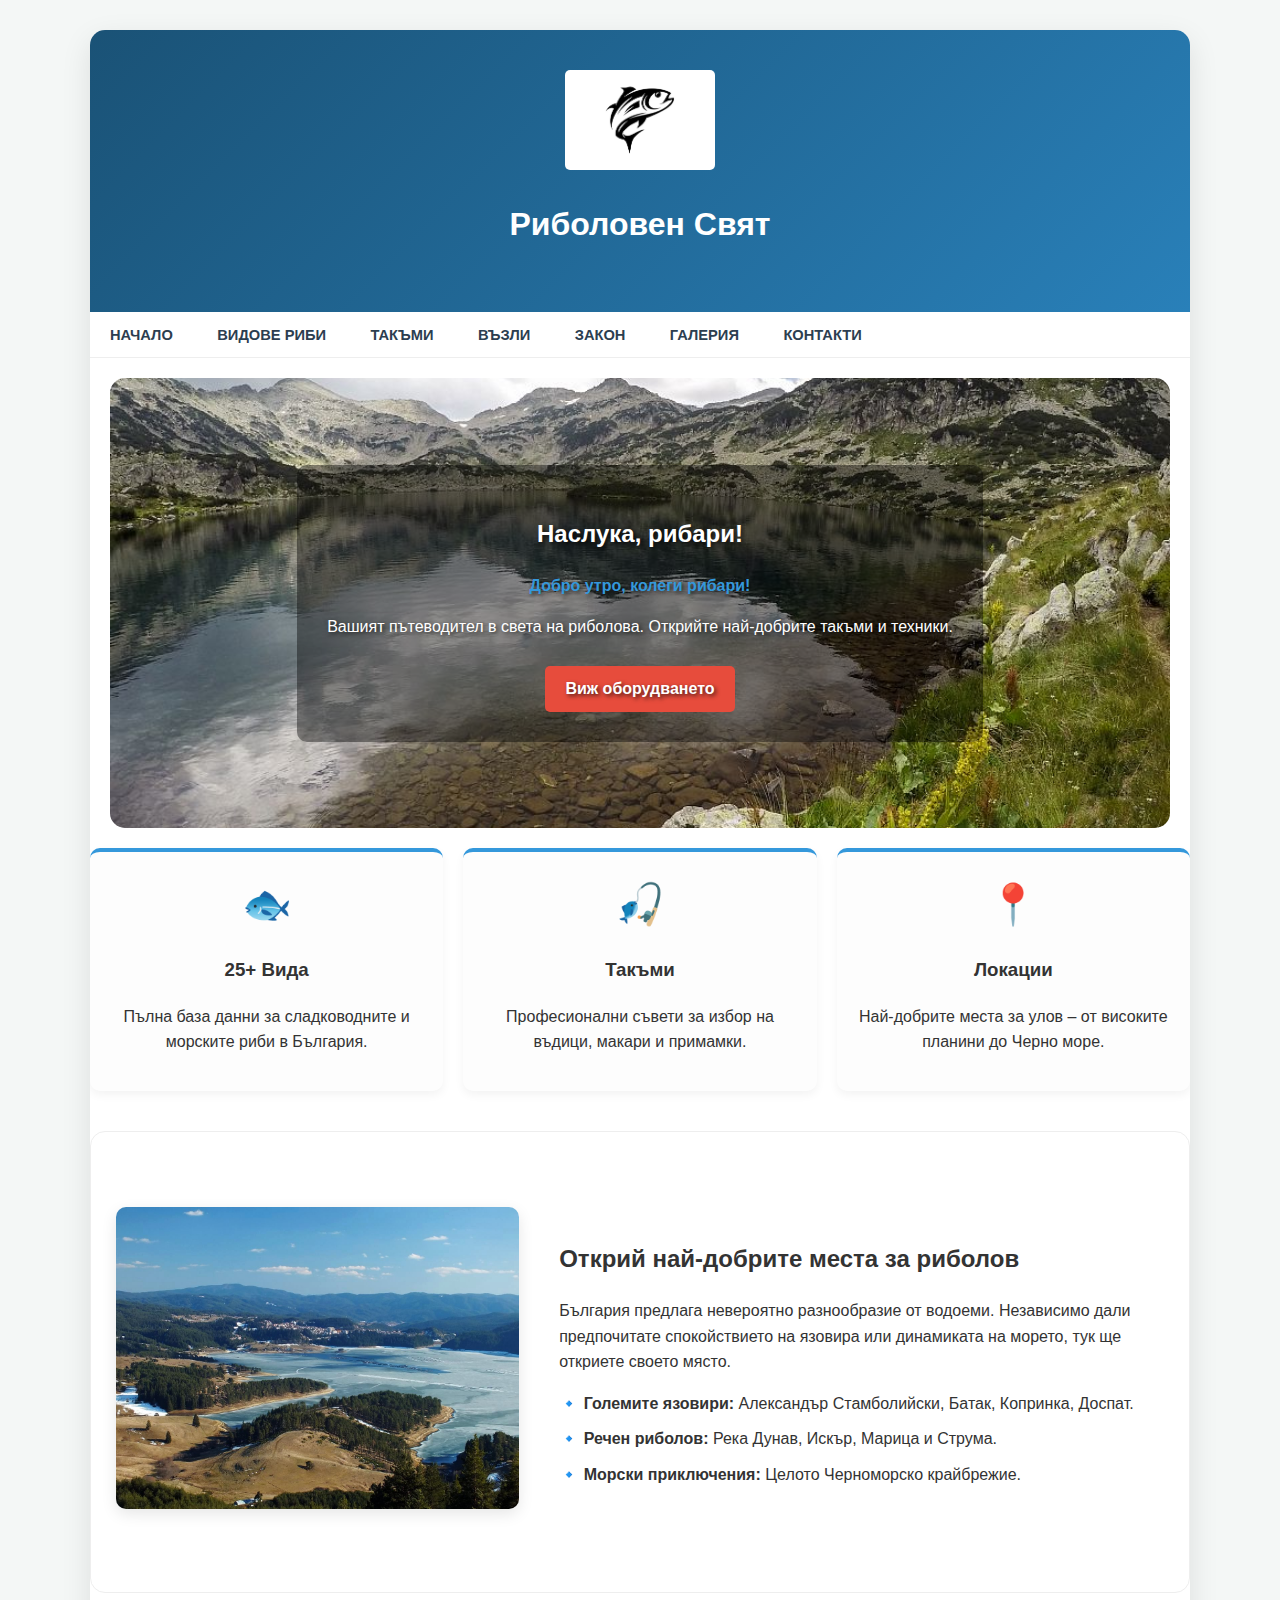
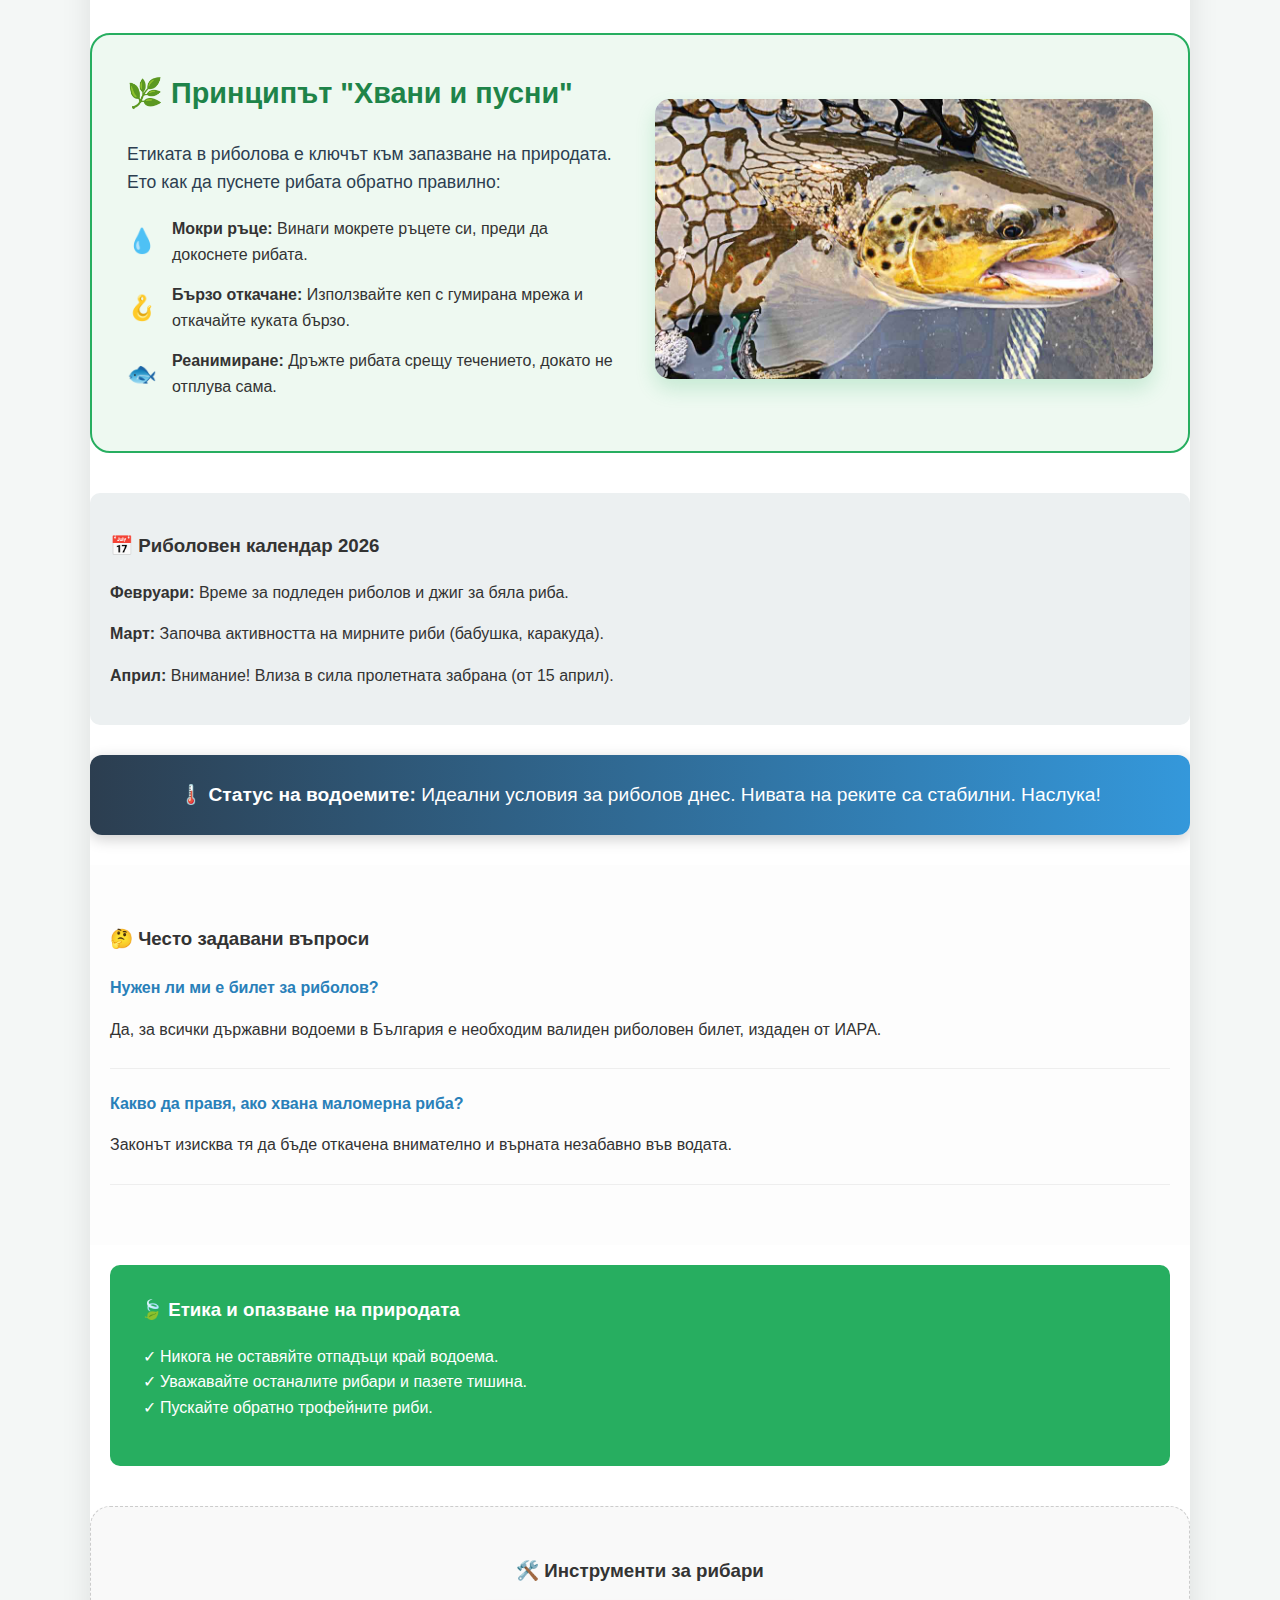
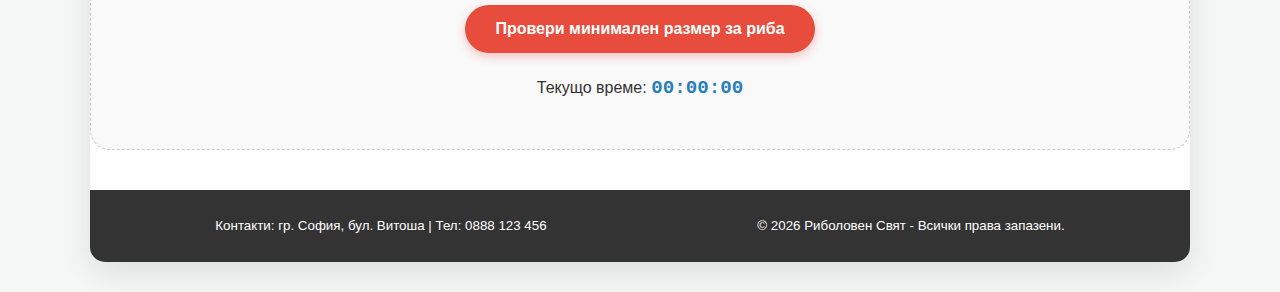
<file: index.html>
<!DOCTYPE html>
<html lang="bg">
<head>
    <meta charset="UTF-8">
    <meta name="viewport" content="width=device-width, initial-scale=1.0">
    <meta name="keywords" content="риболов, въдици, такъми, риби, България, хвани и пусни">
    <meta name="description" content="Информационен портал за любители рибари">
    <title>Риболовен Свят - Начало</title>
    <link rel="stylesheet" href="style.css">
</head>
<body>

<div id="container">
    <header>
        <a href="index.html" class="logo">
            <img src="photos/logo.png" alt="Logo" width="150"> 
        </a>
        <h1>Риболовен Свят</h1>
    </header>

    <nav>
        <a href="index.html">Начало</a>
        <a href="fish.html">Видове риби</a>
        <a href="gear.html">Такъми</a>
        <a href="knots.html">Възли</a>
        <a href="law.html">Закон</a> 
        <a href="gallery.html">Галерия</a>
        <a href="contact.html">Контакти</a>
    </nav>

    <div class="main-content">
        <section class="hero-section">
            <div class="hero-overlay">
                <h2>Наслука, рибари!</h2>
                <p>Вашият пътеводител в света на риболова. Открийте най-добрите такъми и техники.</p>
                <a href="gear.html" class="cta-button">Виж оборудването</a>
            </div>
        </section>

        <div class="info-grid">
            <div class="info-card">
                <div class="icon">🐟</div>
                <h3>25+ Вида</h3>
                <p>Пълна база данни за сладководните и морските риби в България.</p>
            </div>
            <div class="info-card">
                <div class="icon">🎣</div>
                <h3>Такъми</h3>
                <p>Професионални съвети за избор на въдици, макари и примамки.</p>
            </div>
            <div class="info-card">
                <div class="icon">📍</div>
                <h3>Локации</h3>
                <p>Най-добрите места за улов – от високите планини до Черно море.</p>
            </div>
        </div>

        <section class="featured-destination" style="background: #fff; padding: 25px; border-radius: 15px; margin: 30px 0; border: 1px solid #eee;">
            <div class="gear-section"> 
                <div class="gear-image">
                    <img src="photos/map-bulgaria.jpg" alt="Риболовни дестинации в България" style="width:100%; border-radius:10px; box-shadow: 0 5px 15px rgba(0,0,0,0.1);">
                </div>
                <div class="gear-text">
                    <h2>Открий най-добрите места за риболов</h2>
                    <p>България предлага невероятно разнообразие от водоеми. Независимо дали предпочитате спокойствието на язовира или динамиката на морето, тук ще откриете своето място.</p>
                    <ul style="list-style: none; padding: 0;">
                        <li style="margin-bottom: 10px;">🔹 <strong>Големите язовири:</strong> Александър Стамболийски, Батак, Копринка, Доспат.</li>
                        <li style="margin-bottom: 10px;">🔹 <strong>Речен риболов:</strong> Река Дунав, Искър, Марица и Струма.</li>
                        <li style="margin-bottom: 10px;">🔹 <strong>Морски приключения:</strong> Целото Черноморско крайбрежие.</li>
                    </ul>
                </div>
            </div>
        </section>

        <section class="catch-and-release" style="background: #eef9f1; padding: 35px; border-radius: 20px; margin: 40px 0; border: 2px solid #27ae60;">
            <div style="display: flex; flex-wrap: wrap; align-items: center; gap: 30px;">
                <div style="flex: 1; min-width: 300px;">
                    <h2 style="color: #1e8449; margin-top: 0; font-size: 1.8rem;">🌿 Принципът "Хвани и пусни"</h2>
                    <p style="font-size: 1.1rem; color: #2c3e50;">Етиката в риболова е ключът към запазване на природата. Ето как да пуснете рибата обратно правилно:</p>
                    <ul style="list-style: none; padding: 0; margin-top: 20px;">
                        <li style="margin-bottom: 15px; display: flex; align-items: center;">
                            <span style="color: #27ae60; font-size: 1.5rem; margin-right: 15px;">💧</span>
                            <span><strong>Мокри ръце:</strong> Винаги мокрете ръцете си, преди да докоснете рибата.</span>
                        </li>
                        <li style="margin-bottom: 15px; display: flex; align-items: center;">
                            <span style="color: #27ae60; font-size: 1.5rem; margin-right: 15px;">🪝</span>
                            <span><strong>Бързо откачане:</strong> Използвайте кеп с гумирана мрежа и откачайте куката бързо.</span>
                        </li>
                        <li style="margin-bottom: 15px; display: flex; align-items: center;">
                            <span style="color: #27ae60; font-size: 1.5rem; margin-right: 15px;">🐟</span>
                            <span><strong>Реанимиране:</strong> Дръжте рибата срещу течението, докато не отплува сама.</span>
                        </li>
                    </ul>
                </div>
                <div style="flex: 1; min-width: 280px; text-align: center;">
                    <img src="photos/release-fish.jpg" alt="Хвани и пусни риба" style="max-width: 100%; border-radius: 15px; box-shadow: 0 10px 20px rgba(39, 174, 96, 0.2);">
                </div>
            </div>
        </section>

        <section class="calendar-section">
            <h3>📅 Риболовен календар 2026</h3>
            <div class="calendar-box">
                <p><strong>Февруари:</strong> Време за подледен риболов и джиг за бяла риба.</p>
                <p><strong>Март:</strong> Започва активността на мирните риби (бабушка, каракуда).</p>
                <p><strong>Април:</strong> Внимание! Влиза в сила пролетната забрана (от 15 април).</p>
            </div>
        </section>

        <div id="greeting-box" style="background: linear-gradient(90deg, #2c3e50, #3498db); color: white; margin: 30px 0; padding: 25px; border-radius: 12px; text-align: center; box-shadow: 0 4px 15px rgba(0,0,0,0.2);">
            <p style="margin:0; font-size: 1.2rem; font-weight: 500;">🌡️ <strong>Статус на водоемите:</strong> Идеални условия за риболов днес. Нивата на реките са стабилни. Наслука!</p>
        </div>

        <section class="faq-section">
            <h3>🤔 Често задавани въпроси</h3>
            <div class="faq-item">
                <h4>Нужен ли ми е билет за риболов?</h4>
                <p>Да, за всички държавни водоеми в България е необходим валиден риболовен билет, издаден от ИАРА.</p>
            </div>
            <div class="faq-item">
                <h4>Какво да правя, ако хвана маломерна риба?</h4>
                <p>Законът изисква тя да бъде откачена внимателно и върната незабавно във водата.</p>
            </div>
        </section>

        <section class="safety-tips">
            <div class="safety-content">
                <h3>🍃 Етика и опазване на природата</h3>
                <ul>
                    <li>Никога не оставяйте отпадъци край водоема.</li>
                    <li>Уважавайте останалите рибари и пазете тишина.</li>
                    <li>Пускайте обратно трофейните риби.</li>
                </ul>
            </div>
        </section>

        <div style="text-align: center; margin: 40px 0; background: #f9f9f9; padding: 30px; border-radius: 20px; border: 1px dashed #ccc;">
            <h3>🛠️ Инструменти за рибари</h3>
            <button onclick="checkFishSize()" style="padding: 15px 30px; cursor: pointer; background: #e74c3c; color: white; border: none; border-radius: 30px; font-weight: bold; font-size: 1rem; transition: 0.3s; box-shadow: 0 4px 10px rgba(231, 76, 60, 0.3);">
                Провери минимален размер за риба
            </button>
            <p style="margin-top: 20px;">Текущо време: <span id="clock" style="font-weight: bold; color: #2980b9; font-family: monospace; font-size: 1.2rem;">00:00:00</span></p>
        </div>

    </div> 

    <footer>
        <p>Контакти: гр. София, бул. Витоша | Тел: 0888 123 456</p>
        <p>&copy; 2026 Риболовен Свят - Всички права запазени.</p>
    </footer>
</div>

<script src="script.js"></script>
</body>
</html>
</file>
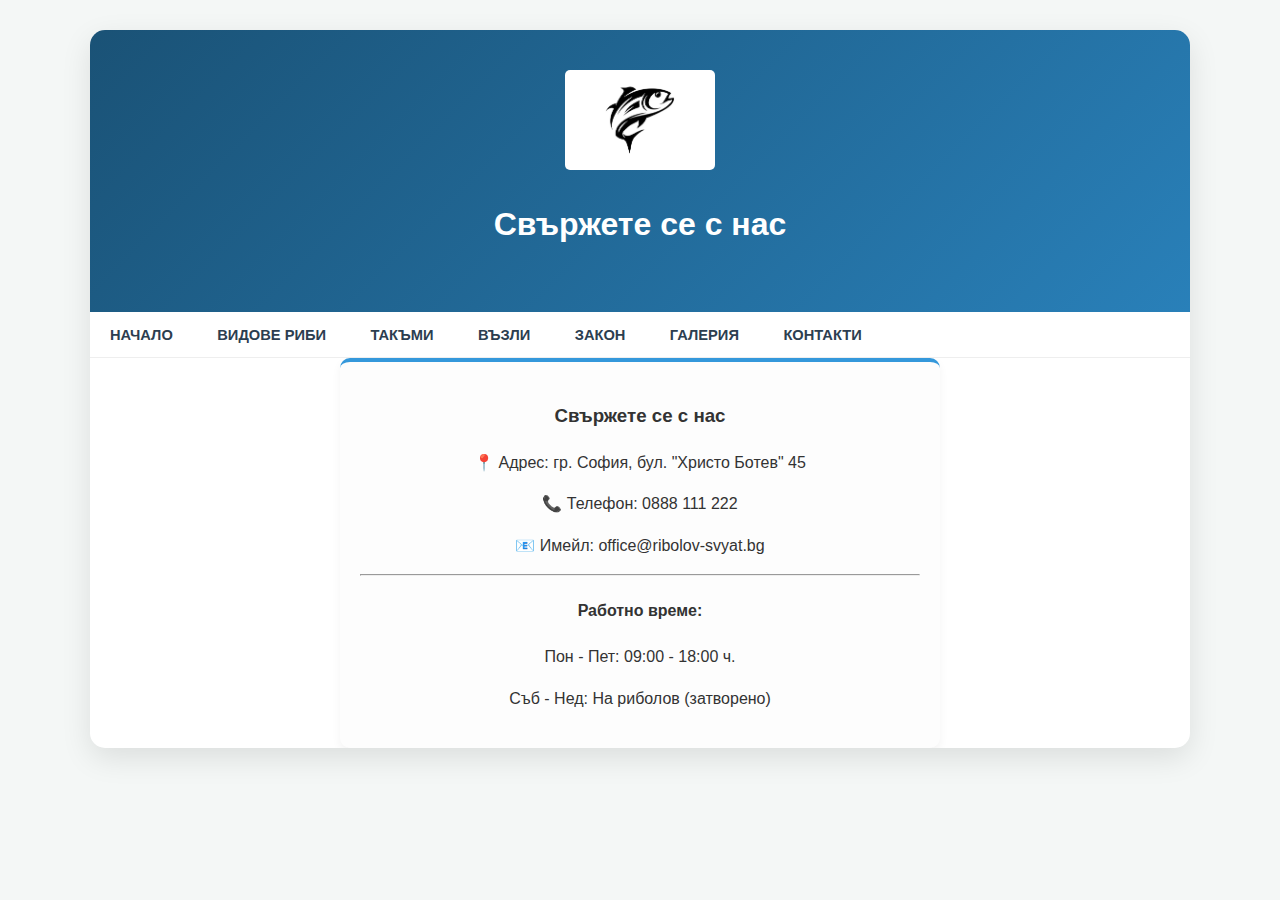
<file: contact.html>
<!DOCTYPE html>
<html lang="bg">
<head>
    <meta charset="UTF-8">
    <title>Риболовен Свят - Контакти</title>
    <link rel="stylesheet" href="style.css">
</head>
<body>
    <div id="container">
        <header>
            <a href="index.html"><img src="photos/logo.png" alt="Лого" width="150"></a>
            <h1>Свържете се с нас</h1>
        </header>
        <nav>
        <a href="index.html">Начало</a>
        <a href="fish.html">Видове риби</a>
        <a href="gear.html">Такъми</a>
        <a href="knots.html">Възли</a>
        <a href="law.html">Закон</a> 
        <a href="gallery.html">Галерия</a>
        <a href="contact.html">Контакти</a>
    </nav>

       <div class="main-content" style="max-width: 600px; margin: auto;">
    <section class="info-card">
        <h3>Свържете се с нас</h3>
        <p>📍 Адрес: гр. София, бул. "Христо Ботев" 45</p>
        <p>📞 Телефон: 0888 111 222</p>
        <p>📧 Имейл: office@ribolov-svyat.bg</p>
        <hr>
        <h4>Работно време:</h4>
        <p>Пон - Пет: 09:00 - 18:00 ч.</p>
        <p>Съб - Нед: На риболов (затворено)</p>
    </section>
    
    </div>
</file>
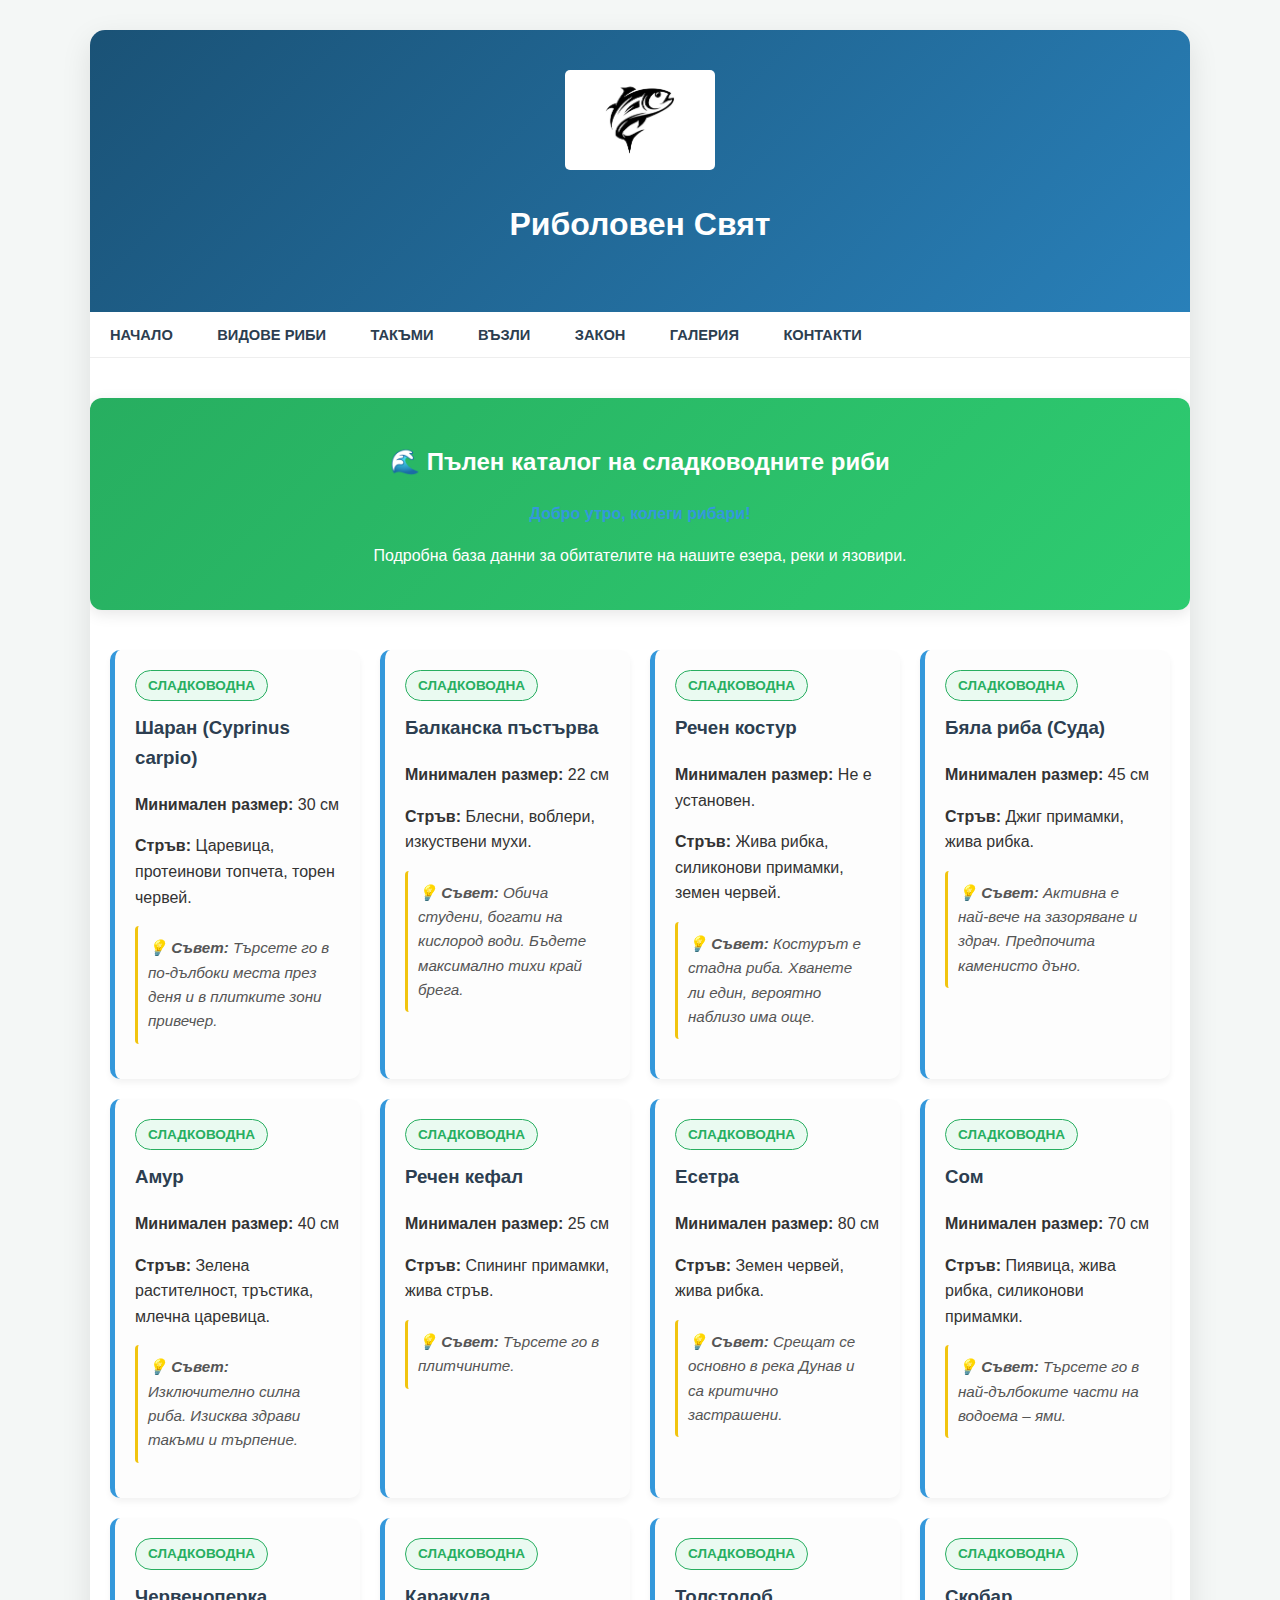
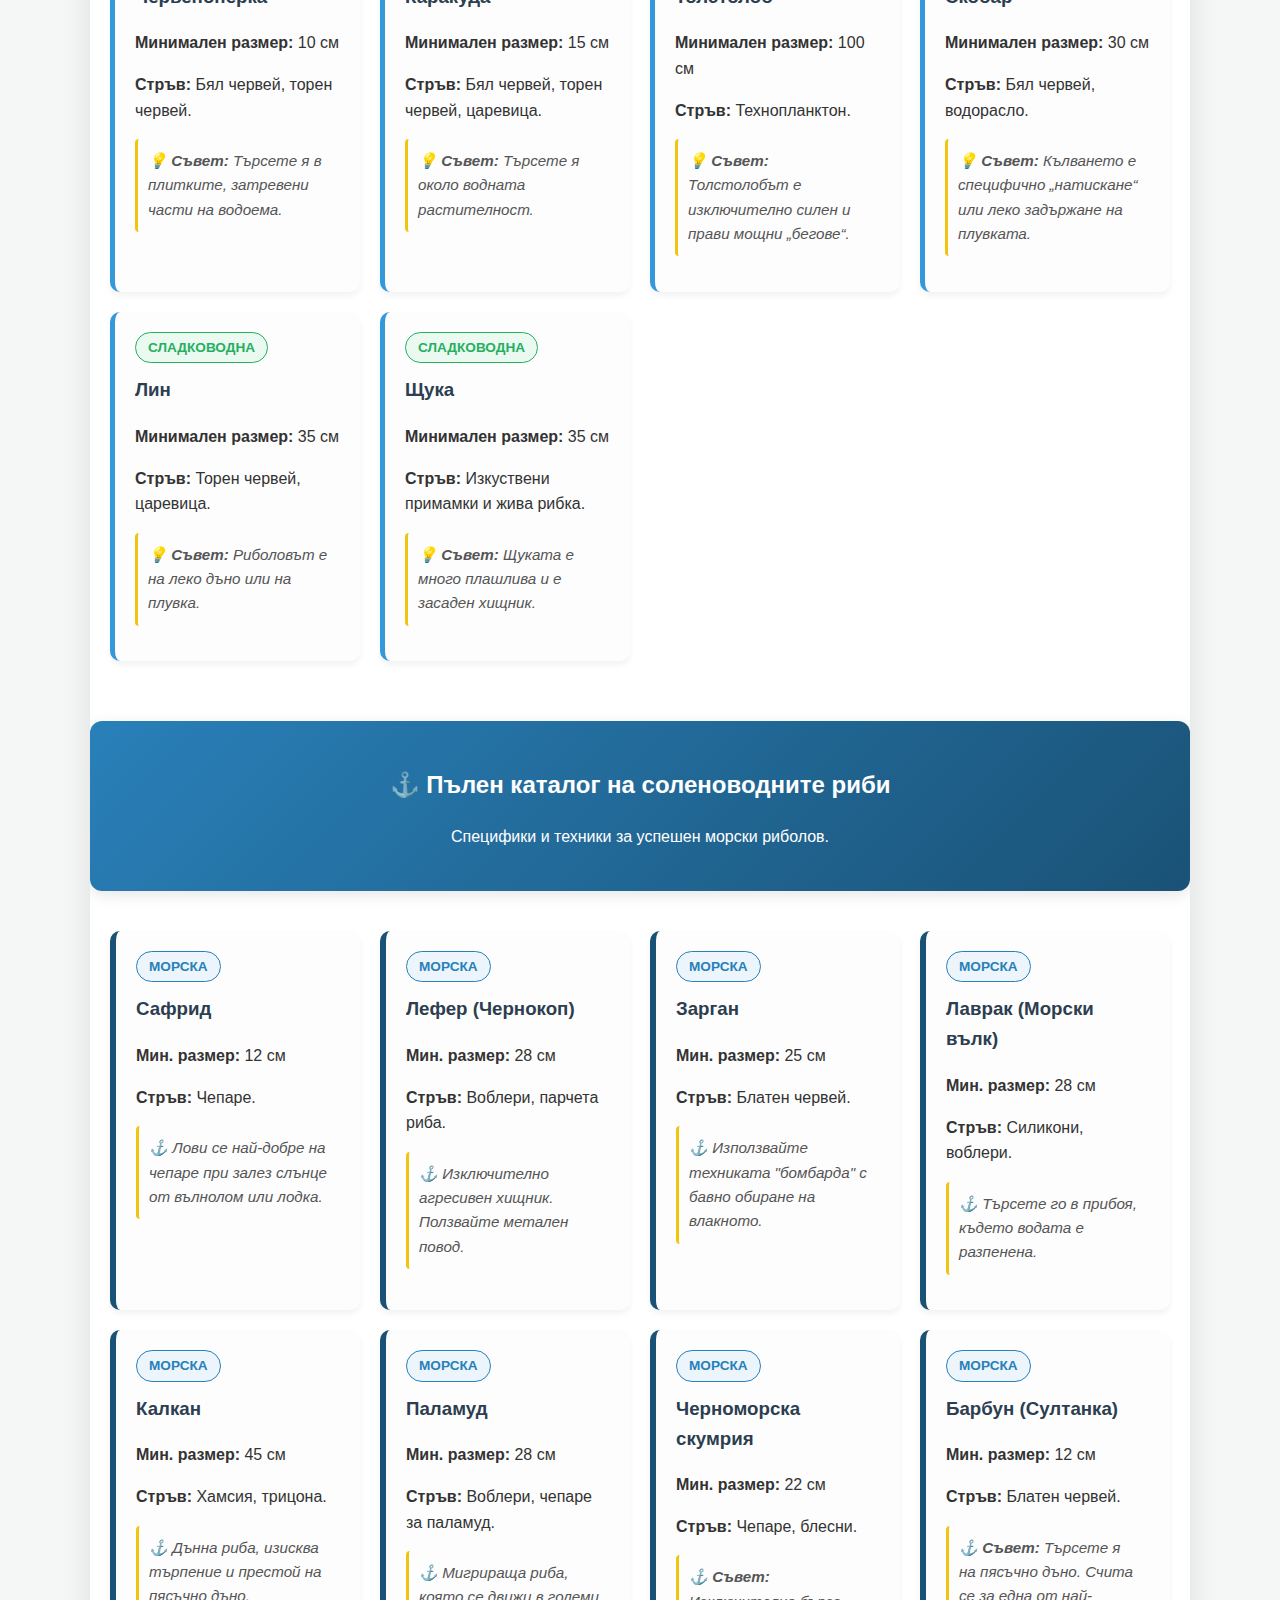
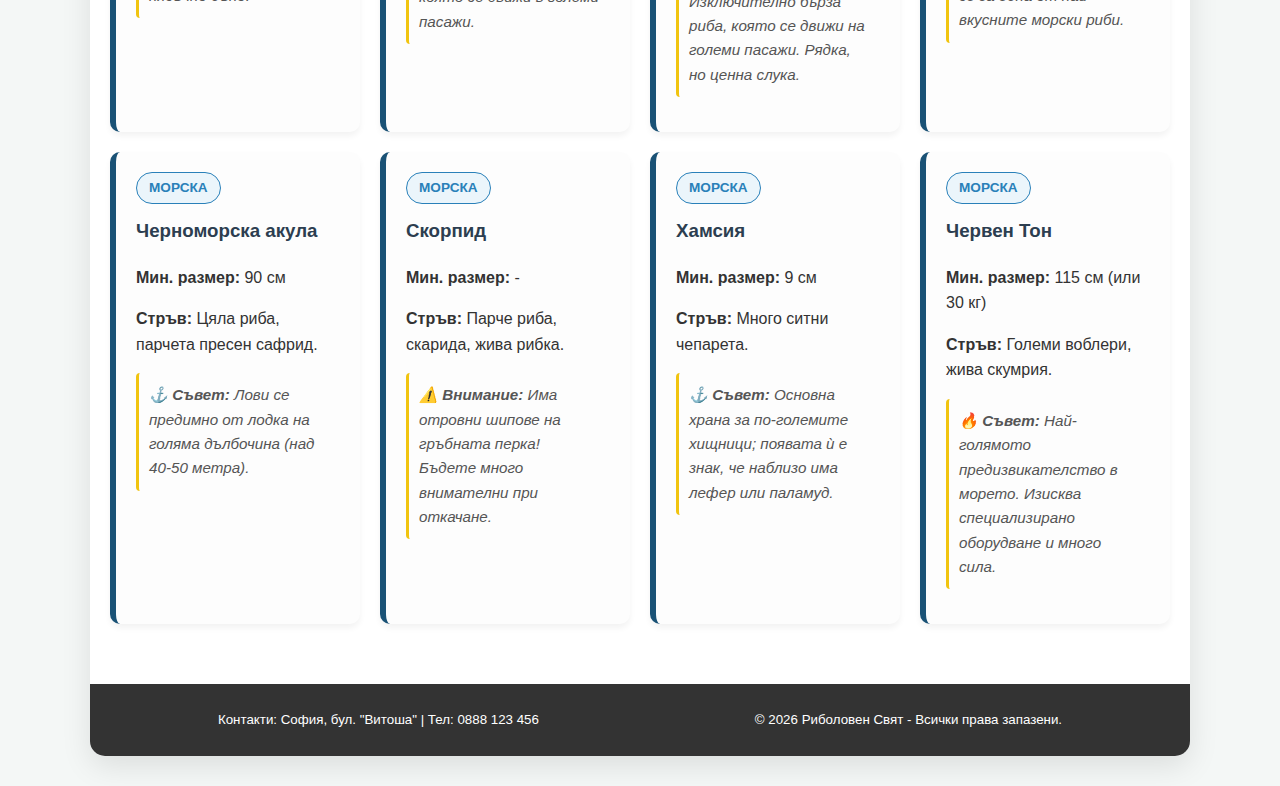
<file: fish.html>
<!DOCTYPE html>
<html lang="bg">
<head>
    <meta charset="UTF-8">
    <meta name="keywords" content="риболов, соленоводни риби, сладководни риби, такъми, България">
    <meta name="description" content="Пълен каталог на рибите в България - характеристики и съвети за улов.">
    <title>Риболовен Свят - Видове риби</title>
    <link rel="stylesheet" href="style.css">
</head>
<body>

<div id="container">
    <header>
        <a href="index.html" class="logo">
            <img src="photos/logo.png" alt="Logo" width="150"> 
        </a>
        <h1>Риболовен Свят</h1>
    </header>

   <nav>
        <a href="index.html">Начало</a>
        <a href="fish.html">Видове риби</a>
        <a href="gear.html">Такъми</a>
        <a href="knots.html">Възли</a>
        <a href="law.html">Закон</a> 
        <a href="gallery.html">Галерия</a>
        <a href="contact.html">Контакти</a>
    </nav>


    <div class="main-content">
        <section class="fish-category-header fresh">
            <h2>🌊 Пълен каталог на сладководните риби</h2>
            <p>Подробна база данни за обитателите на нашите езера, реки и язовири.</p>
        </section>

        <div class="fish-grid">
            <div class="fish-card">
                <div class="fish-tag fresh">Сладководна</div>
                <h3>Шаран (Cyprinus carpio)</h3>
                <p><strong>Минимален размер:</strong> 30 см</p>
                <p><strong>Стръв:</strong> Царевица, протеинови топчета, торен червей.</p>
                <p class="pro-tip">💡 <strong>Съвет:</strong> Търсете го в по-дълбоки места през деня и в плитките зони привечер.</p>
            </div>

            <div class="fish-card">
                <div class="fish-tag fresh">Сладководна</div>
                <h3>Балканска пъстърва</h3>
                <p><strong>Минимален размер:</strong> 22 см</p>
                <p><strong>Стръв:</strong> Блесни, воблери, изкуствени мухи.</p>
                <p class="pro-tip">💡 <strong>Съвет:</strong> Обича студени, богати на кислород води. Бъдете максимално тихи край брега.</p>
            </div>

            <div class="fish-card">
                <div class="fish-tag fresh">Сладководна</div>
                <h3>Речен костур</h3>
                <p><strong>Минимален размер:</strong> Не е установен.</p>
                <p><strong>Стръв:</strong> Жива рибка, силиконови примамки, земен червей.</p>
                <p class="pro-tip">💡 <strong>Съвет:</strong> Костурът е стадна риба. Хванете ли един, вероятно наблизо има още.</p>
            </div>

            <div class="fish-card">
                <div class="fish-tag fresh">Сладководна</div>
                <h3>Бяла риба (Суда)</h3>
                <p><strong>Минимален размер:</strong> 45 см</p>
                <p><strong>Стръв:</strong> Джиг примамки, жива рибка.</p>
                <p class="pro-tip">💡 <strong>Съвет:</strong> Активна е най-вече на зазоряване и здрач. Предпочита каменисто дъно.</p>
            </div>

            <div class="fish-card">
                <div class="fish-tag fresh">Сладководна</div>
                <h3>Амур</h3>
                <p><strong>Минимален размер:</strong> 40 см</p>
                <p><strong>Стръв:</strong> Зелена растителност, тръстика, млечна царевица.</p>
                <p class="pro-tip">💡 <strong>Съвет:</strong> Изключително силна риба. Изисква здрави такъми и търпение.</p>
            </div>

            <div class="fish-card">
                <div class="fish-tag fresh">Сладководна</div>
                <h3>Речен кефал</h3>
                <p><strong>Минимален размер:</strong> 25 см</p>
                <p><strong>Стръв:</strong> Спининг примамки, жива стръв.</p>
                <p class="pro-tip">💡 <strong>Съвет:</strong> Търсете го в плитчините.</p>
            </div>

            <div class="fish-card">
                <div class="fish-tag fresh">Сладководна</div>
                <h3>Есетра</h3>
                <p><strong>Минимален размер:</strong> 80 см</p>
                <p><strong>Стръв:</strong> Земен червей, жива рибка.</p>
                <p class="pro-tip">💡 <strong>Съвет:</strong> Срещат се основно в река Дунав и са критично застрашени.</p>
            </div>

            <div class="fish-card">
                <div class="fish-tag fresh">Сладководна</div>
                <h3>Сом</h3>
                <p><strong>Минимален размер:</strong> 70 см</p>
                <p><strong>Стръв:</strong> Пиявица, жива рибка, силиконови примамки.</p>
                <p class="pro-tip">💡 <strong>Съвет:</strong> Търсете го в най-дълбоките части на водоема – ями.</p>
            </div>

            <div class="fish-card">
                <div class="fish-tag fresh">Сладководна</div>
                <h3>Червеноперка</h3>
                <p><strong>Минимален размер:</strong> 10 см</p>
                <p><strong>Стръв:</strong> Бял червей, торен червей.</p>
                <p class="pro-tip">💡 <strong>Съвет:</strong> Търсете я в плитките, затревени части на водоема.</p>
            </div>

            <div class="fish-card">
                <div class="fish-tag fresh">Сладководна</div>
                <h3>Каракуда</h3>
                <p><strong>Минимален размер:</strong> 15 см</p>
                <p><strong>Стръв:</strong> Бял червей, торен червей, царевица.</p>
                <p class="pro-tip">💡 <strong>Съвет:</strong> Търсете я около водната растителност.</p>
            </div>

            <div class="fish-card">
                <div class="fish-tag fresh">Сладководна</div>
                <h3>Толстолоб</h3>
                <p><strong>Минимален размер:</strong> 100 см</p>
                <p><strong>Стръв:</strong> Технопланктон.</p>
                <p class="pro-tip">💡 <strong>Съвет:</strong> Толстолобът е изключително силен и прави мощни „бегове“.</p>
            </div>

            <div class="fish-card">
                <div class="fish-tag fresh">Сладководна</div>
                <h3>Скобар</h3>
                <p><strong>Минимален размер:</strong> 30 см</p>
                <p><strong>Стръв:</strong> Бял червей, водорасло.</p>
                <p class="pro-tip">💡 <strong>Съвет:</strong> Кълването е специфично „натискане“ или леко задържане на плувката.</p>
            </div>

            <div class="fish-card">
                <div class="fish-tag fresh">Сладководна</div>
                <h3>Лин</h3>
                <p><strong>Минимален размер:</strong> 35 см</p>
                <p><strong>Стръв:</strong> Торен червей, царевица.</p>
                <p class="pro-tip">💡 <strong>Съвет:</strong> Риболовът е на леко дъно или на плувка.</p>
            </div>

            <div class="fish-card">
                <div class="fish-tag fresh">Сладководна</div>
                <h3>Щука</h3>
                <p><strong>Минимален размер:</strong> 35 см</p>
                <p><strong>Стръв:</strong> Изкуствени примамки и жива рибка.</p>
                <p class="pro-tip">💡 <strong>Съвет:</strong> Щуката е много плашлива и е засаден хищник.</p>
            </div>
        </div>

        

        <section class="fish-category-header salt">
            <h2>⚓ Пълен каталог на соленоводните риби</h2>
            <p>Специфики и техники за успешен морски риболов.</p>
        </section>

        <div class="fish-grid">
            <div class="fish-card salt-border">
                <div class="fish-tag salt">Морска</div>
                <h3>Сафрид</h3>
                <p><strong>Мин. размер:</strong> 12 см</p>
                <p><strong>Стръв:</strong> Чепаре.</p>
                <p class="pro-tip">⚓ Лови се най-добре на чепаре при залез слънце от вълнолом или лодка.</p>
            </div>

            <div class="fish-card salt-border">
                <div class="fish-tag salt">Морска</div>
                <h3>Лефер (Чернокоп)</h3>
                <p><strong>Мин. размер:</strong> 28 см</p>
                <p><strong>Стръв:</strong> Воблери, парчета риба.</p>
                <p class="pro-tip">⚓ Изключително агресивен хищник. Ползвайте метален повод.</p>
            </div>

            <div class="fish-card salt-border">
                <div class="fish-tag salt">Морска</div>
                <h3>Зарган</h3>
                <p><strong>Мин. размер:</strong> 25 см</p>
                <p><strong>Стръв:</strong> Блатен червей.</p>
                <p class="pro-tip">⚓ Използвайте техниката "бомбарда" с бавно обиране на влакното.</p>
            </div>

            <div class="fish-card salt-border">
                <div class="fish-tag salt">Морска</div>
                <h3>Лаврак (Морски вълк)</h3>
                <p><strong>Мин. размер:</strong> 28 см</p>
                <p><strong>Стръв:</strong> Силикони, воблери.</p>
                <p class="pro-tip">⚓ Търсете го в прибоя, където водата е разпенена.</p>
            </div>

            <div class="fish-card salt-border">
                <div class="fish-tag salt">Морска</div>
                <h3>Калкан</h3>
                <p><strong>Мин. размер:</strong> 45 см</p>
                <p><strong>Стръв:</strong> Хамсия, трицона.</p>
                <p class="pro-tip">⚓ Дънна риба, изисква търпение и престой на пясъчно дъно.</p>
            </div>

            <div class="fish-card salt-border">
                <div class="fish-tag salt">Морска</div>
                <h3>Паламуд</h3>
                <p><strong>Мин. размер:</strong> 28 см</p>
                <p><strong>Стръв:</strong> Воблери, чепаре за паламуд.</p>
                <p class="pro-tip">⚓ Мигрираща риба, която се движи в големи пасажи.</p>
            </div>
            <div class="fish-card salt-border">
                <div class="fish-tag salt">Морска</div>
                <h3>Черноморска скумрия</h3>
                <p><strong>Мин. размер:</strong> 22 см</p>
                <p><strong>Стръв:</strong> Чепаре, блесни.</p>
                <p class="pro-tip">⚓ <strong>Съвет:</strong> Изключително бърза риба, която се движи на големи пасажи. Рядка, но ценна слука.</p>
            </div>

            <div class="fish-card salt-border">
                <div class="fish-tag salt">Морска</div>
                <h3>Барбун (Султанка)</h3>
                <p><strong>Мин. размер:</strong> 12 см</p>
                <p><strong>Стръв:</strong> Блатен червей.</p>
                <p class="pro-tip">⚓ <strong>Съвет:</strong> Търсете я на пясъчно дъно. Счита се за една от най-вкусните морски риби.</p>
            </div>

            <div class="fish-card salt-border">
                <div class="fish-tag salt">Морска</div>
                <h3>Черноморска акула</h3>
                <p><strong>Мин. размер:</strong> 90 см</p>
                <p><strong>Стръв:</strong> Цяла риба, парчета пресен сафрид.</p>
                <p class="pro-tip">⚓ <strong>Съвет:</strong> Лови се предимно от лодка на голяма дълбочина (над 40-50 метра).</p>
            </div>

            <div class="fish-card salt-border">
                <div class="fish-tag salt">Морска</div>
                <h3>Скорпид</h3>
                <p><strong>Мин. размер:</strong> -</p>
                <p><strong>Стръв:</strong> Парче риба, скарида, жива рибка.</p>
                <p class="pro-tip">⚠️ <strong>Внимание:</strong> Има отровни шипове на гръбната перка! Бъдете много внимателни при откачане.</p>
            </div>

            <div class="fish-card salt-border">
                <div class="fish-tag salt">Морска</div>
                <h3>Хамсия</h3>
                <p><strong>Мин. размер:</strong> 9 см</p>
                <p><strong>Стръв:</strong> Много ситни чепарета.</p>
                <p class="pro-tip">⚓ <strong>Съвет:</strong> Основна храна за по-големите хищници; появата ѝ е знак, че наблизо има лефер или паламуд.</p>
            </div>

            <div class="fish-card salt-border">
                <div class="fish-tag salt">Морска</div>
                <h3>Червен Тон</h3>
                <p><strong>Мин. размер:</strong> 115 см (или 30 кг)</p>
                <p><strong>Стръв:</strong> Големи воблери, жива скумрия.</p>
                <p class="pro-tip">🔥 <strong>Съвет:</strong> Най-голямото предизвикателство в морето. Изисква специализирано оборудване и много сила.</p>
            </div>
        </div>

        
    </div>

    <footer>
        <p>Контакти: София, бул. "Витоша" | Тел: 0888 123 456</p>
        <p>&copy; 2026 Риболовен Свят - Всички права запазени.</p>
    </footer>
</div>

<script src="script.js"></script>
</body>
</html>
</file>
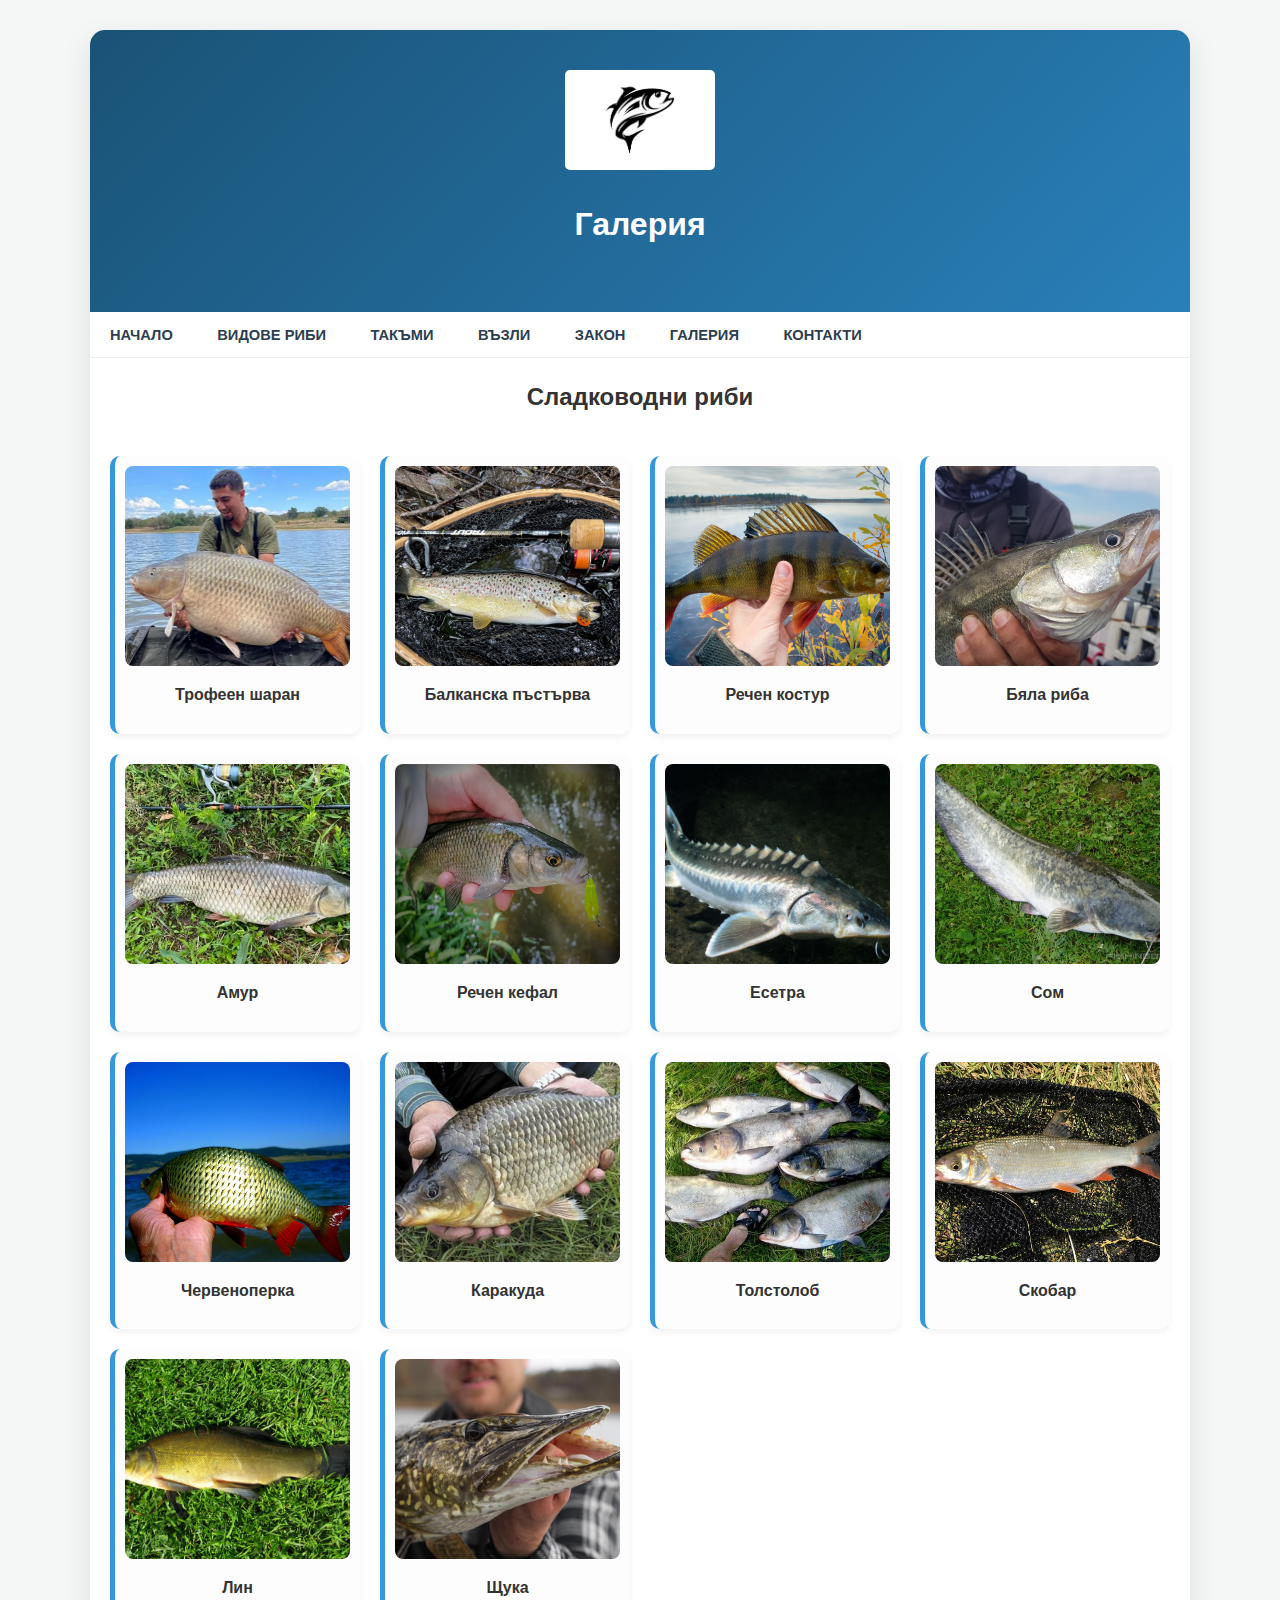
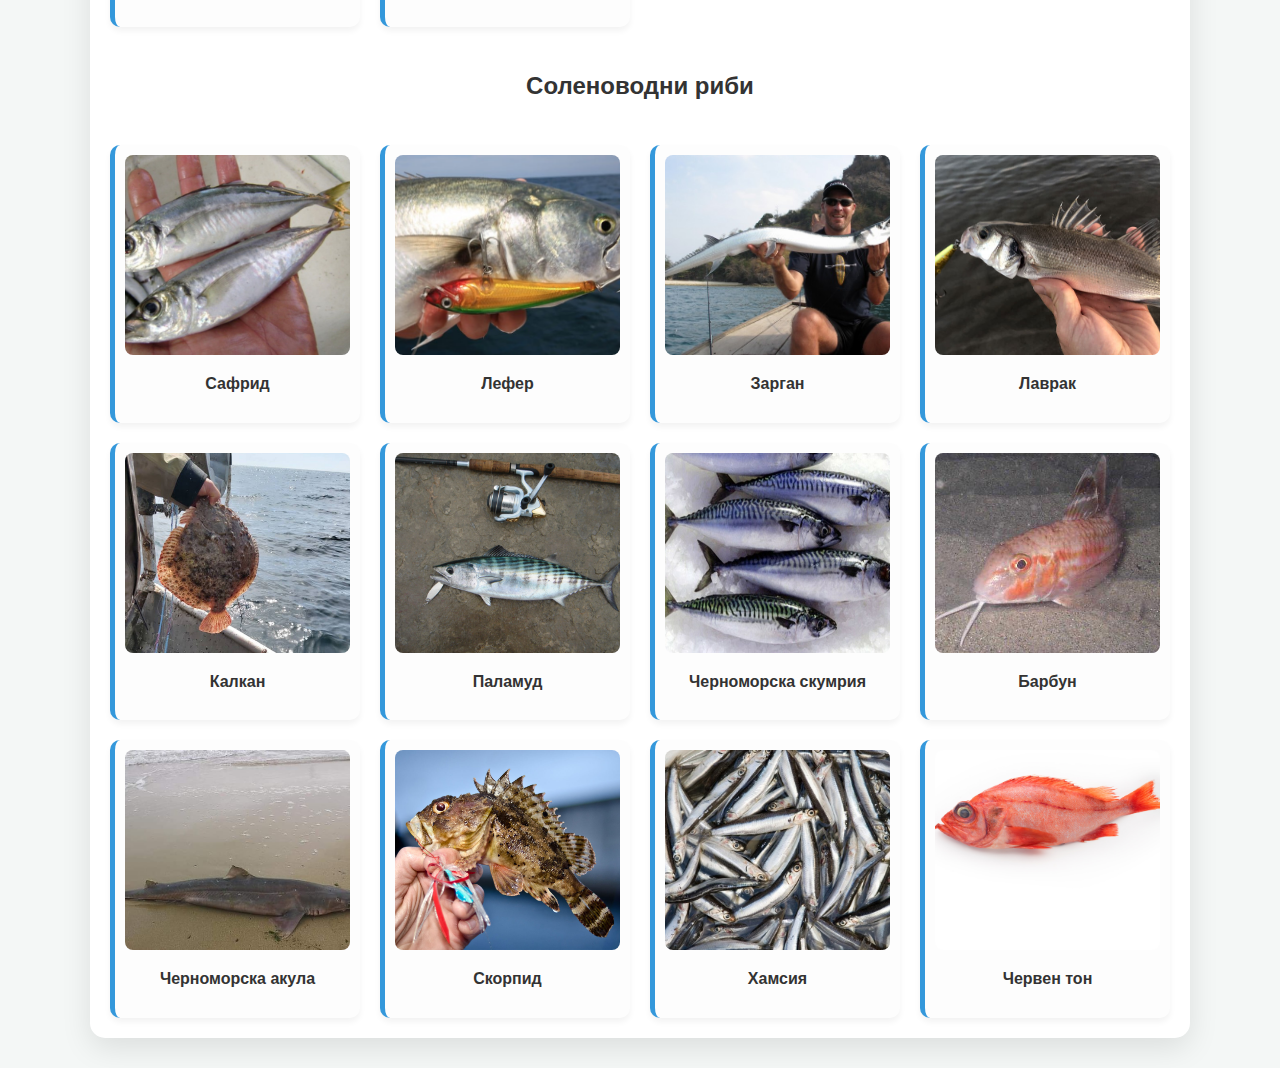
<file: gallery.html>
<!DOCTYPE html>
<html lang="bg">
<head>
    <meta charset="UTF-8">
    <title>Риболовен Свят - Галерия</title>
    <link rel="stylesheet" href="style.css">
    <style>
        .photo-grid { display: flex; flex-wrap: wrap; gap: 10px; justify-content: center; }
        .photo-grid div { border: 2px solid #ddd; padding: 5px; }
    </style>
</head>
<body>
    <div id="container">
        <header>
            <a href="index.html"><img src="photos/logo.png" alt="Лого" width="150"></a>
            <h1>Галерия</h1>
        </header>
       <nav>
        <a href="index.html">Начало</a>
        <a href="fish.html">Видове риби</a>
        <a href="gear.html">Такъми</a>
        <a href="knots.html">Възли</a>
        <a href="law.html">Закон</a> 
        <a href="gallery.html">Галерия</a>
        <a href="contact.html">Контакти</a>
    </nav>

        <div class="main-content">
<h2 style="text-align:center;">Сладководни риби</h2>
<div class="fish-grid">
<div class="fish-card" style="padding: 10px;">
<img src="photos/fish1.jpg" class="gallery-img">
<p style="text-align:center; font-weight:bold;">Трофеен шаран</p>
</div>
<div class="fish-card" style="padding: 10px;">
<img src="photos/fish2.jpg" class="gallery-img">
<p style="text-align:center; font-weight:bold;">Балканска пъстърва</p>
</div>
<div class="fish-card" style="padding: 10px;">
<img src="photos/fish3.jpg" class="gallery-img">
<p style="text-align:center; font-weight:bold;">Речен костур</p>
</div>
<div class="fish-card" style="padding: 10px;">
<img src="photos/fish4.jpg" class="gallery-img">
<p style="text-align:center; font-weight:bold;">Бяла риба</p>
</div>
<div class="fish-card" style="padding: 10px;">
<img src="photos/fish5.jpg" class="gallery-img">
<p style="text-align:center; font-weight:bold;">Амур</p>
</div>
<div class="fish-card" style="padding: 10px;">
<img src="photos/fish6.jpg" class="gallery-img">
<p style="text-align:center; font-weight:bold;">Речен кефал</p>
</div>
<div class="fish-card" style="padding: 10px;">
<img src="photos/fish7.jpg" class="gallery-img">
<p style="text-align:center; font-weight:bold;">Есетра</p>
</div>
<div class="fish-card" style="padding: 10px;">
<img src="photos/fish8.jpg" class="gallery-img">
<p style="text-align:center; font-weight:bold;">Сом</p>
</div>
<div class="fish-card" style="padding: 10px;">
<img src="photos/fish9.jpg" class="gallery-img">
<p style="text-align:center; font-weight:bold;">Червеноперка</p>
</div>
<div class="fish-card" style="padding: 10px;">
<img src="photos/fish10.jpg" class="gallery-img">
<p style="text-align:center; font-weight:bold;">Каракуда</p>
</div>
<div class="fish-card" style="padding: 10px;">
<img src="photos/fish11.jpg" class="gallery-img">
<p style="text-align:center; font-weight:bold;">Толстолоб</p>
</div>
<div class="fish-card" style="padding: 10px;">
<img src="photos/fish12.jpg" class="gallery-img">
<p style="text-align:center; font-weight:bold;">Скобар</p>
</div>
<div class="fish-card" style="padding: 10px;">
<img src="photos/fish13.jpg" class="gallery-img">
<p style="text-align:center; font-weight:bold;">Лин</p>
</div>
<div class="fish-card" style="padding: 10px;">
<img src="photos/fish14.jpg" class="gallery-img">
<p style="text-align:center; font-weight:bold;">Щука</p>
</div>
</div>
</div>
    <h2 style="text-align:center;">Соленоводни риби</h2>
    <div class="fish-grid">
<div class="fish-card" style="padding: 10px;">
<img src="photos/fish15.jpg" class="gallery-img">
<p style="text-align:center; font-weight:bold;">Сафрид</p>
</div>
<div class="fish-card" style="padding: 10px;">
<img src="photos/fish16.jpg" class="gallery-img">
<p style="text-align:center; font-weight:bold;">Лефер</p>
</div>
<div class="fish-card" style="padding: 10px;">
<img src="photos/fish17.jpg" class="gallery-img">
<p style="text-align:center; font-weight:bold;">Зарган</p>
</div>
<div class="fish-card" style="padding: 10px;">
<img src="photos/fish18.jpg" class="gallery-img">
<p style="text-align:center; font-weight:bold;">Лаврак</p>
</div>
<div class="fish-card" style="padding: 10px;">
<img src="photos/fish19.jpg" class="gallery-img">
<p style="text-align:center; font-weight:bold;">Калкан</p>
</div>
<div class="fish-card" style="padding: 10px;">
<img src="photos/fish20.jpg" class="gallery-img">
<p style="text-align:center; font-weight:bold;">Паламуд</p>
</div>
<div class="fish-card" style="padding: 10px;">
<img src="photos/fish21.jpg" class="gallery-img">
<p style="text-align:center; font-weight:bold;">Черноморска скумрия</p>
</div>
<div class="fish-card" style="padding: 10px;">
<img src="photos/fish22.jpg" class="gallery-img">
<p style="text-align:center; font-weight:bold;">Барбун</p>
</div>
<div class="fish-card" style="padding: 10px;">
<img src="photos/fish23.jpg" class="gallery-img">
<p style="text-align:center; font-weight:bold;">Черноморска акула</p>
</div>
<div class="fish-card" style="padding: 10px;">
<img src="photos/fish24.jpg" class="gallery-img">
<p style="text-align:center; font-weight:bold;">Скорпид</p>
</div>
<div class="fish-card" style="padding: 10px;">
<img src="photos/fish25.jpg" class="gallery-img">
<p style="text-align:center; font-weight:bold;">Хамсия</p>
</div>
<div class="fish-card" style="padding: 10px;">
<img src="photos/fish26.jpg" class="gallery-img">
<p style="text-align:center; font-weight:bold;">Червен тон</p>
</div>

</div>
</file>
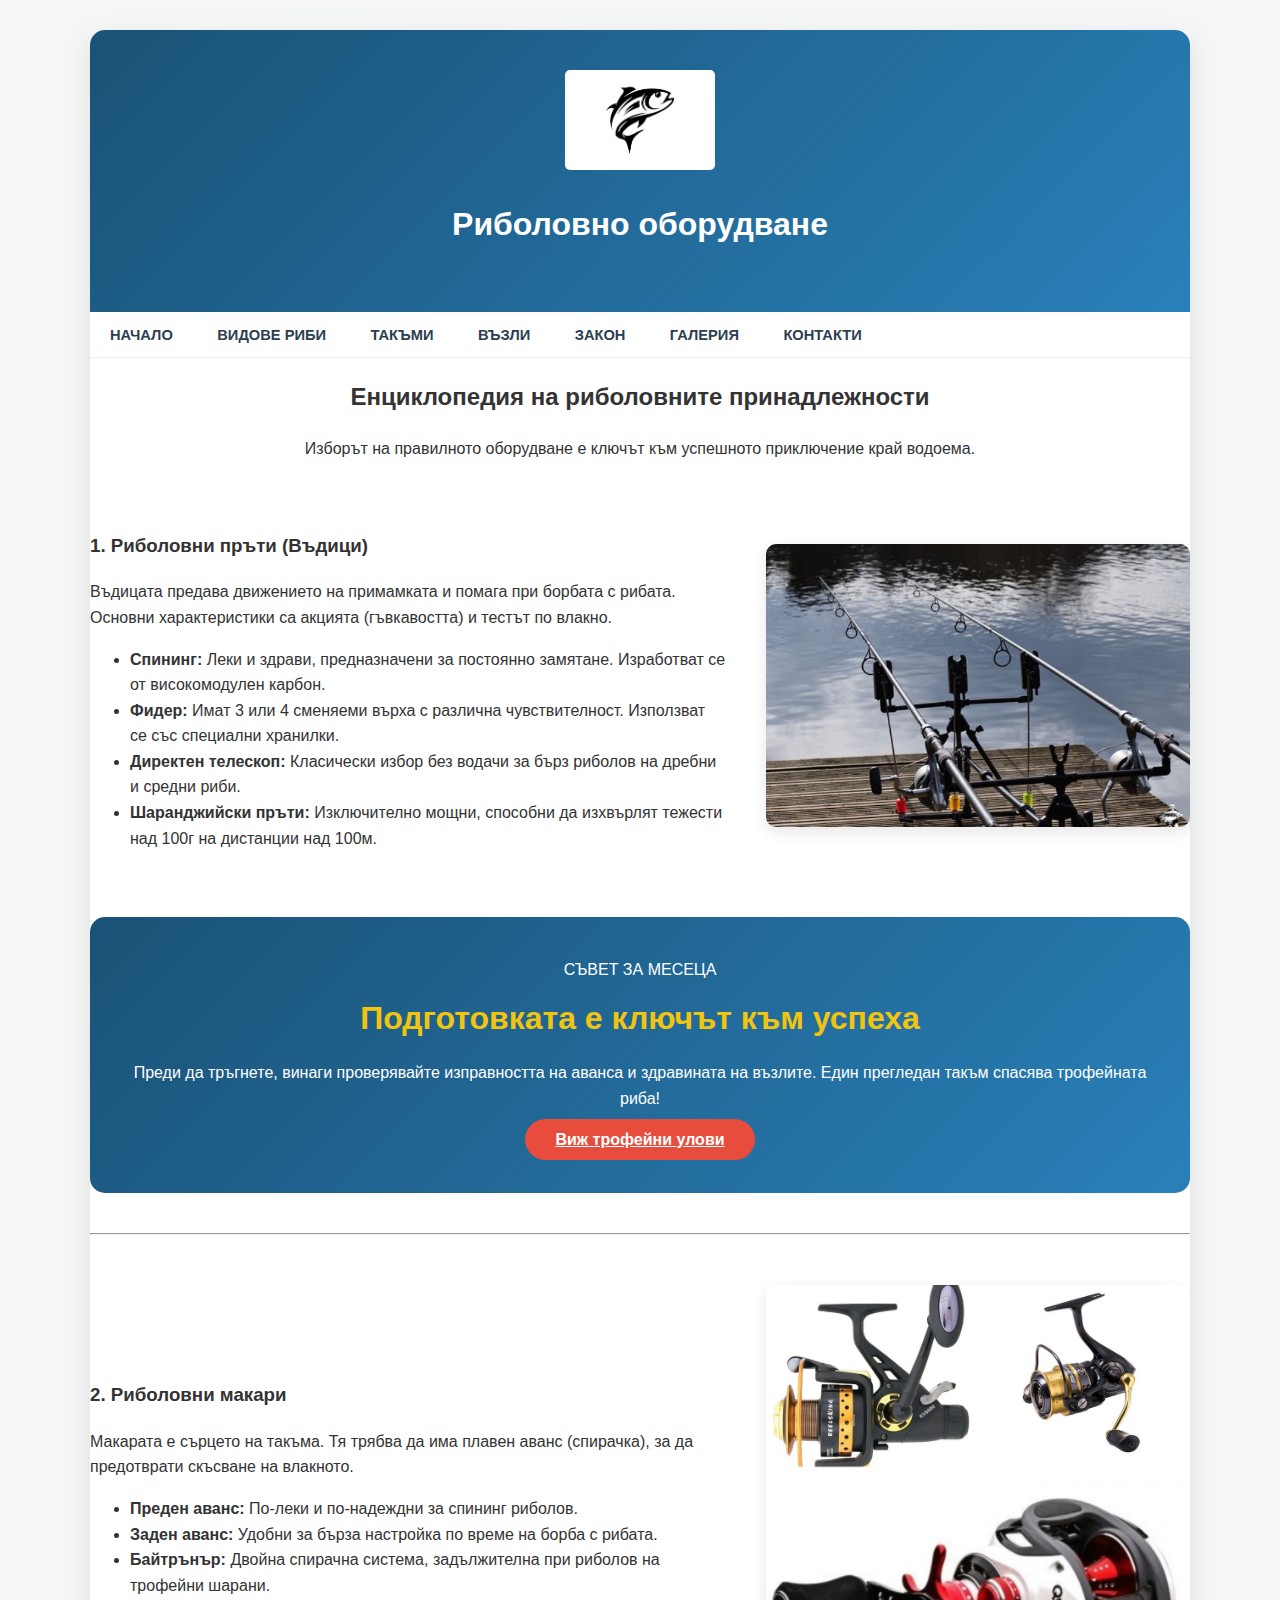
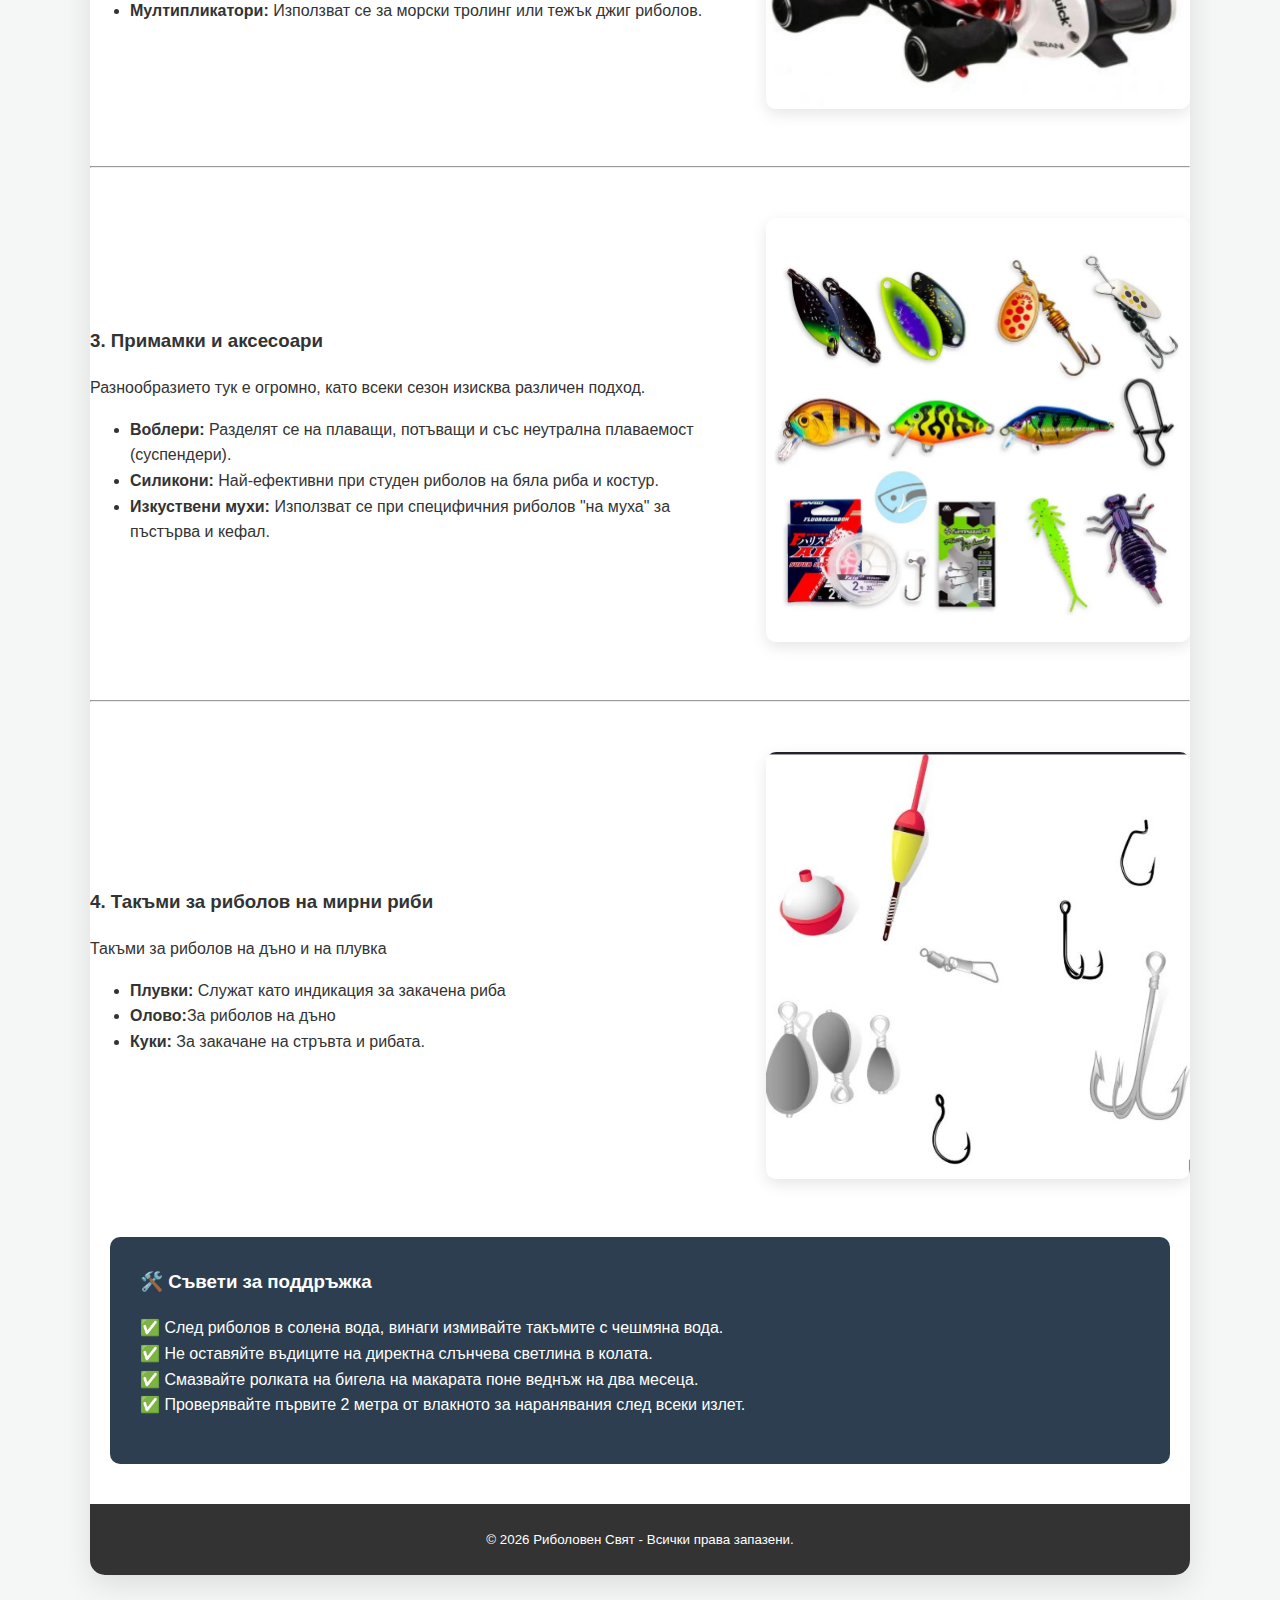
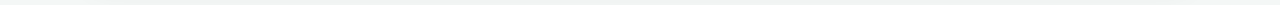
<file: gear.html>
<!DOCTYPE html>
<html lang="bg">
<head>
    <meta charset="UTF-8">
    <meta name="keywords" content="риболовни принадлежности, въдици, макари, примамки, риболовни възли">
    <meta name="description" content="Детайлно ръководство за риболовно оборудване и такъми.">
    <title>Риболовен Свят - Такъми</title>
    <link rel="stylesheet" href="style.css">
</head>
<body>
    <div id="container">
        <header>
            <a href="index.html" class="logo">
                <img src="photos/logo.png" alt="Лого" width="150">
            </a>
            <h1>Риболовно оборудване</h1>
        </header>

        <nav>
        <a href="index.html">Начало</a>
        <a href="fish.html">Видове риби</a>
        <a href="gear.html">Такъми</a>
        <a href="knots.html">Възли</a>
        <a href="law.html">Закон</a> 
        <a href="gallery.html">Галерия</a>
        <a href="contact.html">Контакти</a>
    </nav>


        <div class="main-content">
            <h2 style="text-align:center;">Енциклопедия на риболовните принадлежности</h2>
            <p style="text-align:center;">Изборът на правилното оборудване е ключът към успешното приключение край водоема.</p>

            <div class="gear-section">
                <div class="gear-text">
                    <h3>1. Риболовни пръти (Въдици)</h3>
                    <p>Въдицата предава движението на примамката и помага при борбата с рибата. Основни характеристики са акцията (гъвкавостта) и тестът по влакно.</p>
                    <ul>
                        <li><strong>Спининг:</strong> Леки и здрави, предназначени за постоянно замятане. Изработват се от високомодулен карбон.</li>
                        <li><strong>Фидер:</strong> Имат 3 или 4 сменяеми върха с различна чувствителност. Използват се със специални хранилки.</li>
                        <li><strong>Директен телескоп:</strong> Класически избор без водачи за бърз риболов на дребни и средни риби.</li>
                        <li><strong>Шаранджийски пръти:</strong> Изключително мощни, способни да изхвърлят тежести над 100г на дистанции над 100м.</li>
                    </ul>
                </div>
                <div class="gear-image">
                    <img src="photos/rods.jpg" alt="Видове въдици">
                </div>
            </div>

           <div class="banner-promo info-focus">
    <div class="banner-content">
        <span>СЪВЕТ ЗА МЕСЕЦА</span>
        <h2>Подготовката е ключът към успеха</h2>
        <p>Преди да тръгнете, винаги проверявайте изправността на аванса и здравината на възлите. Един прегледан такъм спасява трофейната риба!</p>
        <a href="gallery.html" class="banner-btn">Виж трофейни улови</a>
    </div>
</div>

            <hr>

            <div class="gear-section reverse">
                <div class="gear-image">
                    <img src="photos/reels.jpg" alt="Риболовни макари">
                </div>
                <div class="gear-text">
                    <h3>2. Риболовни макари</h3>
                    <p>Макарата е сърцето на такъма. Тя трябва да има плавен аванс (спирачка), за да предотврати скъсване на влакното.</p>
                    <ul>
                        <li><strong>Преден аванс:</strong> По-леки и по-надеждни за спининг риболов.</li>
                        <li><strong>Заден аванс:</strong> Удобни за бърза настройка по време на борба с рибата.</li>
                        <li><strong>Байтрънър:</strong> Двойна спирачна система, задължителна при риболов на трофейни шарани.</li>
                        <li><strong>Мултипликатори:</strong> Използват се за морски тролинг или тежък джиг риболов.</li>
                    </ul>
                </div>
            </div>

            <hr>

            <div class="gear-section">
                <div class="gear-text">
                    <h3>3. Примамки и аксесоари</h3>
                    <p>Разнообразието тук е огромно, като всеки сезон изисква различен подход.</p>
                    <ul>
                        <li><strong>Воблери:</strong> Разделят се на плаващи, потъващи и със неутрална плаваемост (суспендери).</li>
                        <li><strong>Силикони:</strong> Най-ефективни при студен риболов на бяла риба и костур.</li>
                        <li><strong>Изкуствени мухи:</strong> Използват се при специфичния риболов "на муха" за пъстърва и кефал.</li>
                    </ul>
                </div>
                <div class="gear-image">
                    <img src="photos/lures.jpg" alt="Риболовни примамки">
                </div>
            </div>

            <hr>
            <div class ="gear-section">
                <div class="gear-text">
                    <h3>4. Такъми за риболов на мирни риби</h3>
                    <p>Такъми за риболов на дъно и на плувка</p>
                    <ul>
                        <li><strong>Плувки:</strong> Служат като индикация за закачена риба</li>
                        <li><strong>Oлово:</strong>За риболов на дъно</li>
                        <li><strong>Куки:</strong> За закачане на стръвта и рибата.</li>
                    </ul>
                </div>
                <div class="gear-image">
                    <img src="photos/hook.jpg" alt="Риболовни примамки">
                </div>

            </div>

            <div class="safety-tips" style="background: #2c3e50;">
                <h3>🛠️ Съвети за поддръжка</h3>
                <ul style="color: white; list-style: none; padding-left: 0;">
                    <li>✅ След риболов в солена вода, винаги измивайте такъмите с чешмяна вода.</li>
                    <li>✅ Не оставяйте въдиците на директна слънчева светлина в колата.</li>
                    <li>✅ Смазвайте ролката на бигела на макарата поне веднъж на два месеца.</li>
                    <li>✅ Проверявайте първите 2 метра от влакното за наранявания след всеки излет.</li>
                </ul>
            </div>
        </div>

        <footer>
            <p>&copy; 2026 Риболовен Свят - Всички права запазени.</p>
        </footer>
    </div>
</body>
</html>
</file>
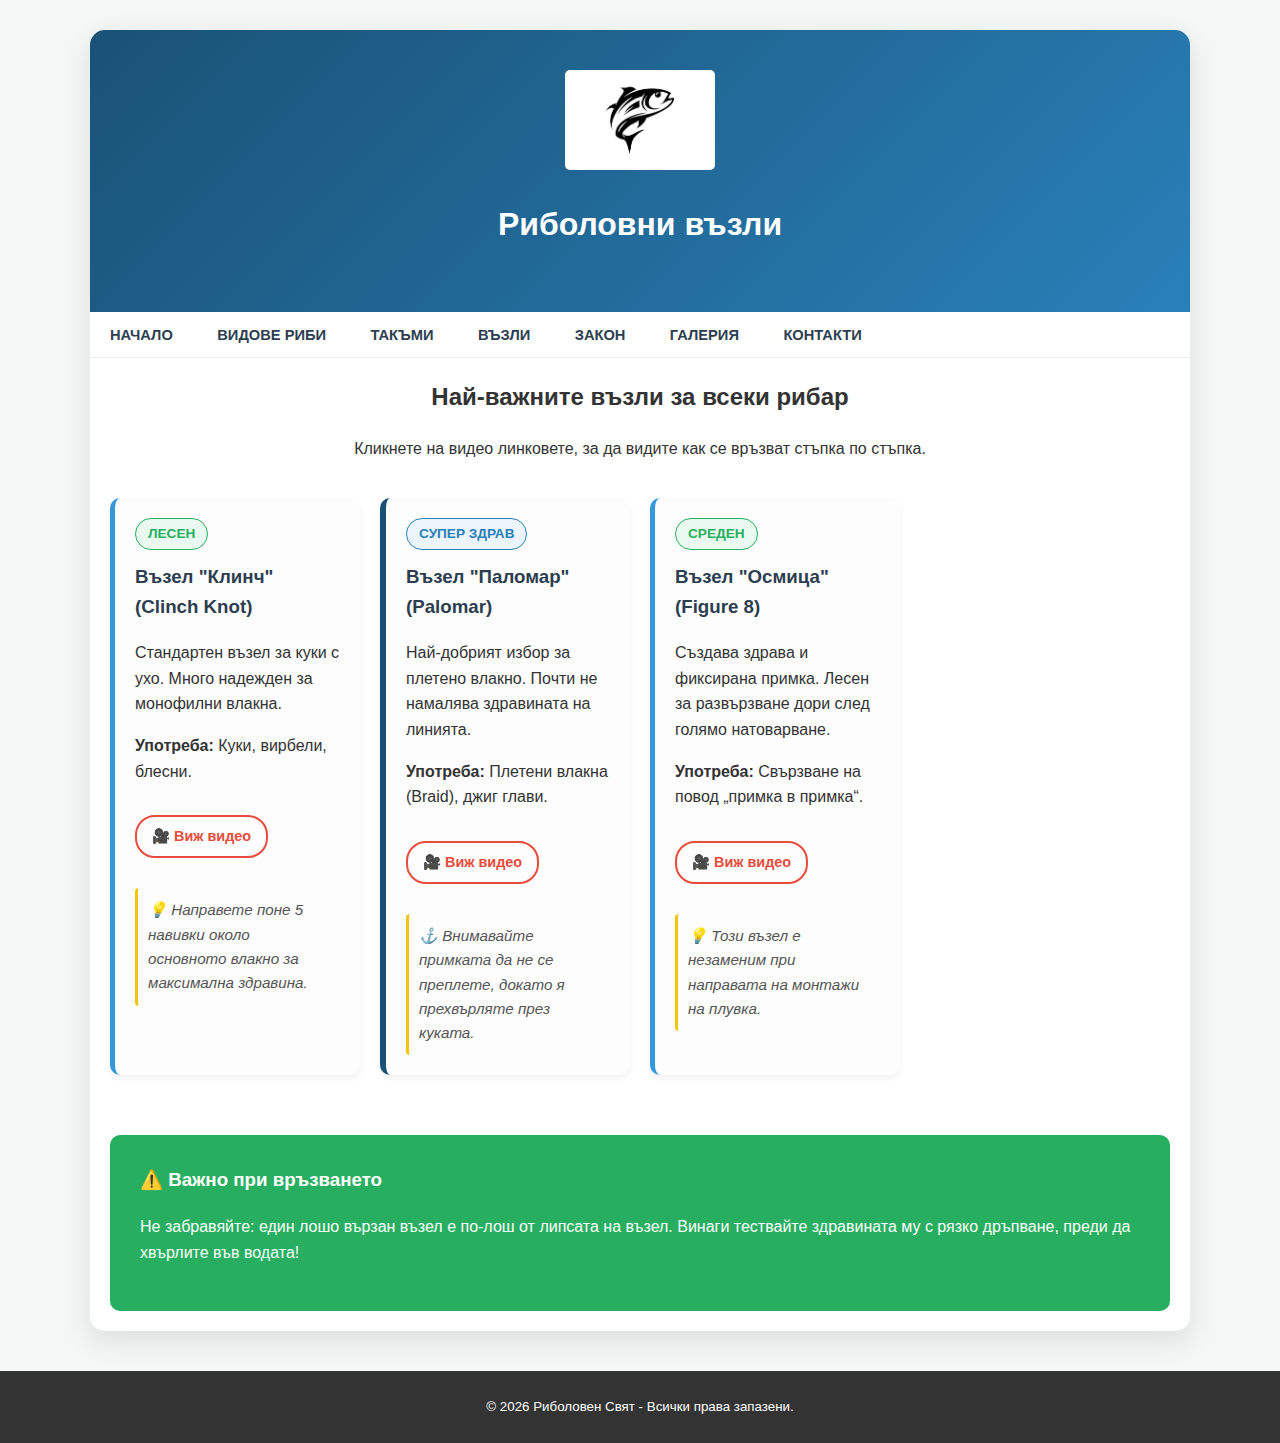
<file: knots.html>
<!DOCTYPE html>
<html lang="bg">
<head>
    <meta charset="UTF-8">
    <meta name="keywords" content="риболовни възли, връзване на кука, клинч, паломар, риболов">
    <meta name="description" content="Наръчник за най-важните риболовни възли за всеки любител.">
    <title>Риболовен Свят - Възли</title>
    <link rel="stylesheet" href="style.css">
</head>
<body>
    <div id="container">
        <header>
            <a href="index.html" class="logo"><img src="photos/logo.png" alt="Лого" width="150"></a>
            <h1>Риболовни възли</h1>
        </header>

       <nav>
        <a href="index.html">Начало</a>
        <a href="fish.html">Видове риби</a>
        <a href="gear.html">Такъми</a>
        <a href="knots.html">Възли</a>
        <a href="law.html">Закон</a> 
        <a href="gallery.html">Галерия</a>
        <a href="contact.html">Контакти</a>
    </nav>


        <div class="main-content">
    <h2 style="text-align:center;">Най-важните възли за всеки рибар</h2>
    <p style="text-align:center;">Кликнете на видео линковете, за да видите как се връзват стъпка по стъпка.</p>

    <div class="fish-grid">
        <div class="fish-card">
            <div class="fish-tag fresh">Лесен</div>
            <h3>Възел "Клинч" (Clinch Knot)</h3>
            <p>Стандартен възел за куки с ухо. Много надежден за монофилни влакна.</p>
            <p><strong>Употреба:</strong> Куки, вирбели, блесни.</p>
            
            <a href="https://www.youtube.com/watch?v=V2d920FkLnw" target="_blank" class="video-link">🎥 Виж видео</a>
            
            <div class="pro-tip">💡 Направете поне 5 навивки около основното влакно за максимална здравина.</div>
        </div>

        <div class="fish-card salt-border">
            <div class="fish-tag salt">Супер здрав</div>
            <h3>Възел "Паломар" (Palomar)</h3>
            <p>Най-добрият избор за плетено влакно. Почти не намалява здравината на линията.</p>
            <p><strong>Употреба:</strong> Плетени влакна (Braid), джиг глави.</p>
            
            <a href="https://www.youtube.com/watch?v=uWw_f7CQQLg" target="_blank" class="video-link">🎥 Виж видео</a>
            
            <div class="pro-tip">⚓ Внимавайте примката да не се преплете, докато я прехвърляте през куката.</div>
        </div>

        <div class="fish-card">
            <div class="fish-tag fresh">Среден</div>
            <h3>Възел "Осмица" (Figure 8)</h3>
            <p>Създава здрава и фиксирана примка. Лесен за развързване дори след голямо натоварване.</p>
            <p><strong>Употреба:</strong> Свързване на повод „примка в примка“.</p>
            
            <a href="https://www.youtube.com/watch?v=LyUTlPpLVPw" target="_blank" class="video-link">🎥 Виж видео</a>
            
            <div class="pro-tip">💡 Този възел е незаменим при направата на монтажи на плувка.</div>
        </div>
    </div>

    

    <div class="safety-tips" style="margin-top: 40px;">
        <h3>⚠️ Важно при връзването</h3>
        <p>Не забравяйте: един лошо вързан възел е по-лош от липсата на възел. Винаги тествайте здравината му с рязко дръпване, преди да хвърлите във водата!</p>
    </div>
</div>
        </div>

        <footer>
            <p>&copy; 2026 Риболовен Свят - Всички права запазени.</p>
        </footer>
    </div>
</body>
</html>
</file>
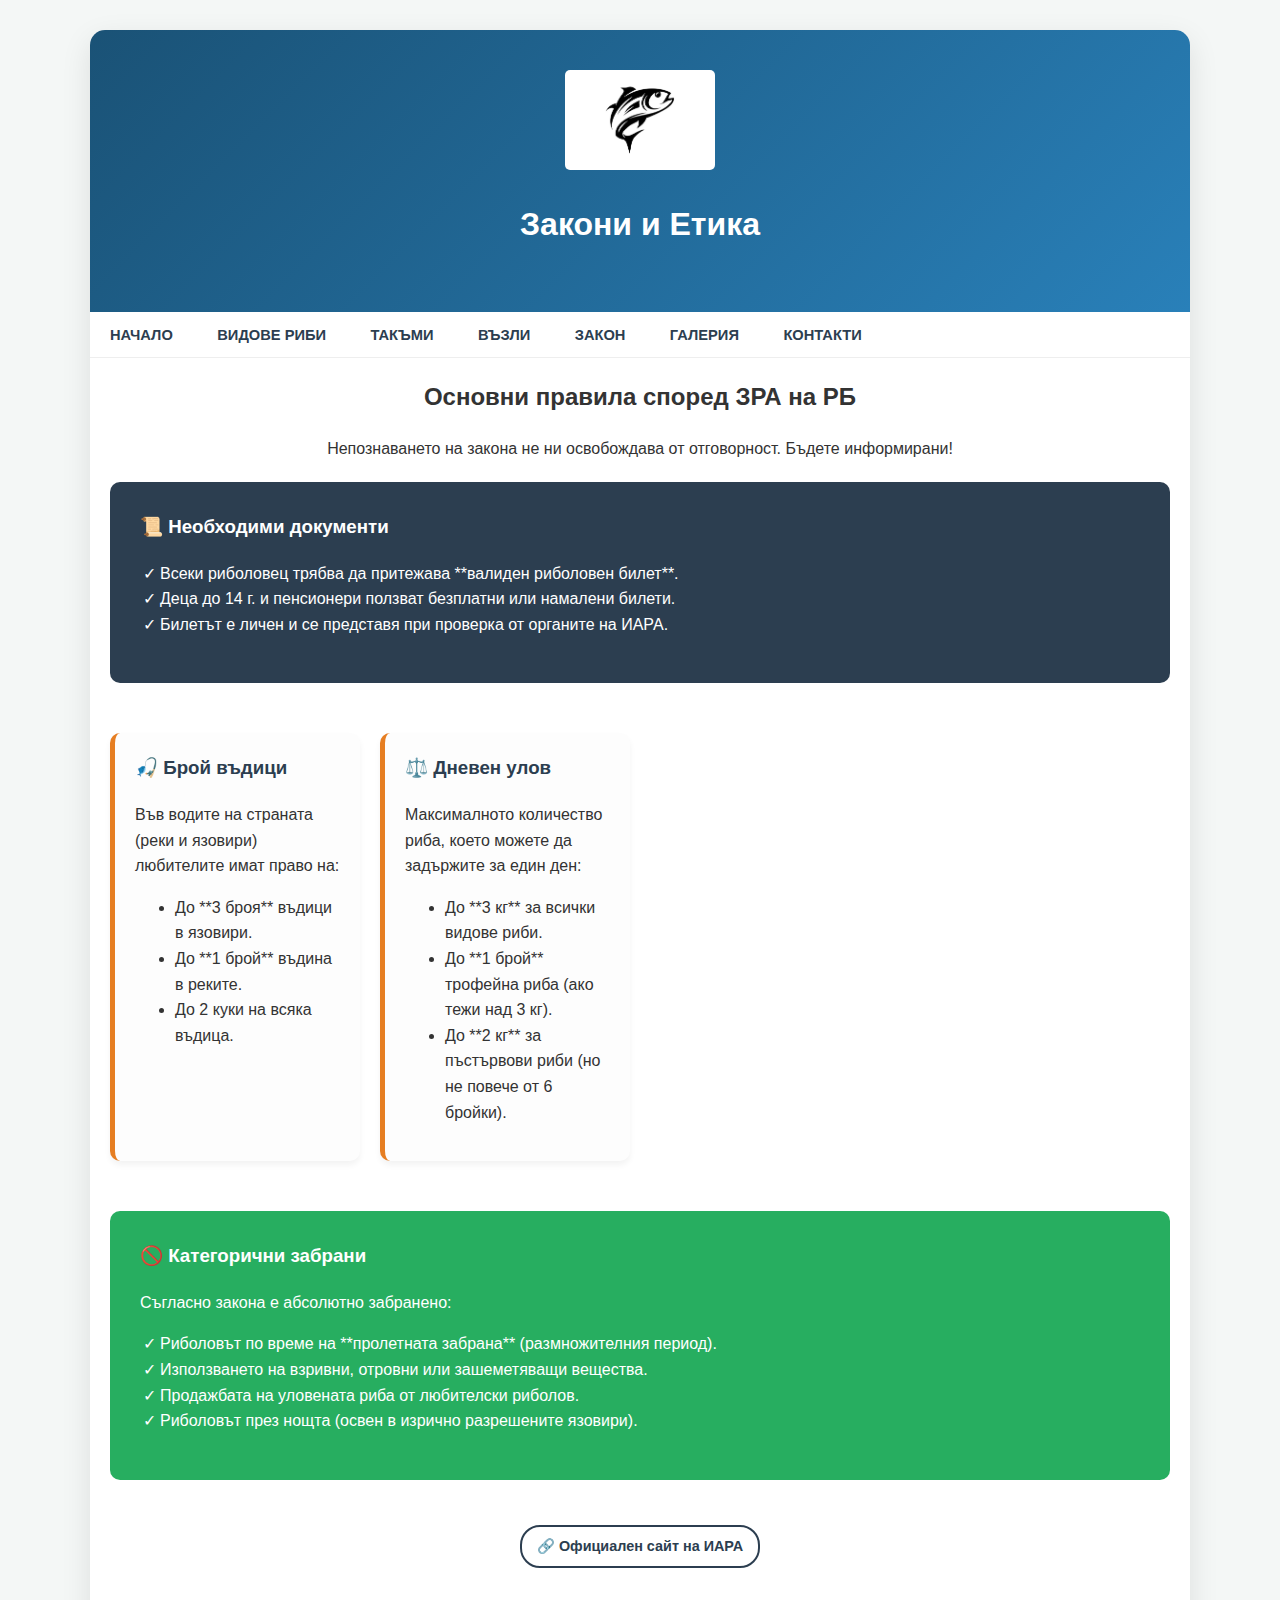
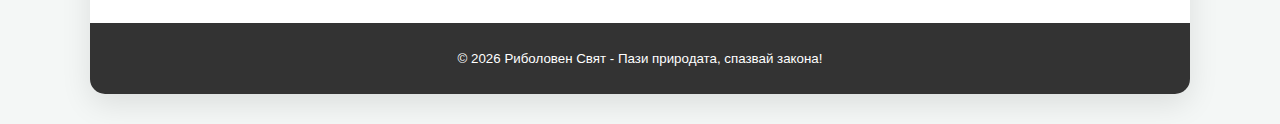
<file: law.html>
<!DOCTYPE html>
<html lang="bg">
<head>
    <meta charset="UTF-8">
    <title>Риболовен Свят - Закон и Правила</title>
    <link rel="stylesheet" href="style.css">
</head>
<body>
    <div id="container">
        <header>
            <a href="index.html" class="logo"><img src="photos/logo.png" alt="Лого" width="150"></a>
            <h1>Закони и Етика</h1>
        </header>

        <nav>
        <a href="index.html">Начало</a>
        <a href="fish.html">Видове риби</a>
        <a href="gear.html">Такъми</a>
        <a href="knots.html">Възли</a>
        <a href="law.html">Закон</a> 
        <a href="gallery.html">Галерия</a>
        <a href="contact.html">Контакти</a>
    </nav>


        <div class="main-content">
            <h2 style="text-align:center;">Основни правила според ЗРА на РБ</h2>
            <p style="text-align:center;">Непознаването на закона не ни освобождава от отговорност. Бъдете информирани!</p>

            <div class="safety-tips" style="background: #2c3e50; margin-bottom: 30px;">
                <h3>📜 Необходими документи</h3>
                <ul>
                    <li>Всеки риболовец трябва да притежава **валиден риболовен билет**.</li>
                    <li>Деца до 14 г. и пенсионери ползват безплатни или намалени билети.</li>
                    <li>Билетът е личен и се представя при проверка от органите на ИАРА.</li>
                </ul>
            </div>

            

            <div class="fish-grid">
                <div class="fish-card" style="border-left-color: #e67e22;">
                    <h3>🎣 Брой въдици</h3>
                    <p>Във водите на страната (реки и язовири) любителите имат право на:</p>
                    <ul>
                        <li>До **3 броя** въдици в язовири.</li>
                        <li>До **1 брой** въдина в реките.</li>
                        <li>До 2 куки на всяка въдица.</li>
                    </ul>
                </div>

                <div class="fish-card" style="border-left-color: #e67e22;">
                    <h3>⚖️ Дневен улов</h3>
                    <p>Максималното количество риба, което можете да задържите за един ден:</p>
                    <ul>
                        <li>До **3 кг** за всички видове риби.</li>
                        <li>До **1 брой** трофейна риба (ако тежи над 3 кг).</li>
                        <li>До **2 кг** за пъстървови риби (но не повече от 6 бройки).</li>
                    </ul>
                </div>
            </div>

            

            <div class="safety-tips" style="margin-top: 30px;">
                <h3>🚫 Категорични забрани</h3>
                <p>Съгласно закона е абсолютно забранено:</p>
                <ul>
                    <li>Риболовът по време на **пролетната забрана** (размножителния период).</li>
                    <li>Използването на взривни, отровни или зашеметяващи вещества.</li>
                    <li>Продажбата на уловената риба от любителски риболов.</li>
                    <li>Риболовът през нощта (освен в изрично разрешените язовири).</li>
                </ul>
            </div>

            <div style="text-align: center; margin-top: 30px;">
                <a href="https://iara.government.bg/" target="_blank" class="video-link" style="border-color: #2c3e50; color: #2c3e50;">🔗 Официален сайт на ИАРА</a>
            </div>
        </div>

        <footer>
            <p>&copy; 2026 Риболовен Свят - Пази природата, спазвай закона!</p>
        </footer>
    </div>
</body>
</html>
</file>
<file: style.css>
:root {
    --primary-color: #2c3e50;
    --secondary-color: #3498db;
    --accent-color: #e74c3c;
    --text-color: #333;
    --light-bg: #f4f7f6;
}
body {
    font-family: 'Segoe UI', Tahoma, Geneva, Verdana, sans-serif;
    line-height: 1.6;
    background-color: var(--light-bg);
    color: var(--text-color);
    margin: 0;
}
#container {
    max-width: 1100px;
    margin: 30px auto;
    background: #fff;
    border-radius: 15px;
    overflow: hidden;
    box-shadow: 0 10px 30px rgba(0,0,0,0.1);
}
header {
    background: linear-gradient(135deg, #1a5276 0%, #2980b9 100%);
    color: white;
    padding: 40px 20px;
    text-align: center;
}
nav {
    background: #fff;
    border-bottom: 1px solid #eee;
    padding: 10px 0;
    position: sticky;
    top: 0;
    z-index: 1000;
}
nav a {
    color: var(--primary-color);
    text-decoration: none;
    margin: 0 20px;
    font-weight: 600;
    text-transform: uppercase;
    font-size: 11pt;
    transition: 0.3s;
}
nav a:hover {
    color: var(--secondary-color);
}
.fish-grid {
    display: grid;
    grid-template-columns: repeat(auto-fit, minmax(250px, 1fr));
    gap: 20px;
    padding: 20px;
}
.fish-card {
    background: #fff;
    border-radius: 10px;
    padding: 20px;
    border-left: 5px solid var(--secondary-color);
    box-shadow: 0 4px 6px rgba(0,0,0,0.05);
    transition: transform 0.3s;
}
.fish-card:hover {
    transform: translateY(-5px);
}
.fish-card h3 {
    margin-top: 0;
    color: var(--primary-color);
}
.hero-section {
    background: url('hero-bg.jpg') no-repeat center center/cover;
    height: 300px;
    border-radius: 10px;
    margin-bottom: 30px;
    position: relative;
    color: white;
    display: flex;
    align-items: center;
    justify-content: center;
    text-shadow: 2px 2px 4px rgba(0,0,0,0.7);
}
.hero-overlay {
    background: rgba(0, 0, 0, 0.4);
    padding: 30px;
    border-radius: 10px;
    text-align: center;
}
.cta-button {
    background: #e74c3c;
    color: white;
    padding: 10px 20px;
    text-decoration: none;
    border-radius: 5px;
    font-weight: bold;
    display: inline-block;
    margin-top: 10px;
}
.info-grid {
    display: flex;
    gap: 20px;
    margin-bottom: 40px;
}
.info-card {
    flex: 1;
    background: #fdfdfd;
    padding: 20px;
    border-radius: 10px;
    text-align: center;
    box-shadow: 0 4px 10px rgba(0,0,0,0.05);
    border-top: 4px solid #3498db;
}
.info-card .icon { font-size: 30pt; margin-bottom: 10px; }
.calendar-section {
    background: #ecf0f1;
    padding: 20px;
    border-radius: 10px;
}
.calendar-box { margin-top: 15px; }
.month {
    padding: 8px;
    border-bottom: 1px solid #bdc3c7;
}
#greeting-box {
    margin-top: 30px;
    padding: 20px;
    background: #2c3e50;
    color: white;
    text-align: center;
    border-radius: 10px;
}
.faq-section {
    padding: 40px 20px;
    background: #fff;
}
.faq-item {
    margin-bottom: 20px;
    border-bottom: 1px solid #eee;
    padding-bottom: 10px;
}
.faq-item h4 {
    color: #2980b9;
    margin-bottom: 5px;
}
.safety-tips {
    background: #27ae60;
    color: white;
    padding: 30px;
    border-radius: 10px;
    margin: 20px;
}
.safety-tips h3 { color: white; margin-top: 0; }
.safety-tips ul {
    list-style-type: "✓ ";
    padding-left: 20px;
}
footer {
    display: flex;
    flex-wrap: wrap;
    justify-content: space-around;
    align-items: center;
    background-color: #333;
    color: white;
    padding: 20px;
    margin-top: 40px;
    text-align: center;
}
footer p {
    margin: 5px 0;
    font-size: 10pt;
}
img {
    max-width: 100%;
    height: auto;
    border-radius: 5px;
}
@media (max-width: 768px) {
    .info-grid, .gear-section {
        flex-direction: column;
    }
}
.gear-section {
    display: flex;
    align-items: center;
    gap: 40px;
    margin: 50px 0;
}
.gear-section.reverse {
    flex-direction: row-reverse;
}
.gear-text { flex: 1.5; }
.gear-image { flex: 1; text-align: center; }
.gear-image img {
    width: 100%;
    border-radius: 10px;
    box-shadow: 0 5px 15px rgba(0,0,0,0.1);
    transition: transform 0.3s;
}
.gear-image img:hover {
    transform: scale(1.03);
}
.img-caption {
    font-size: 9pt;
    color: #777;
    font-style: italic;
    margin-top: 5px;
}
.fish-category-header {
    padding: 25px;
    margin: 40px 0 20px 0;
    border-radius: 12px;
    color: white;
    text-align: center;
    box-shadow: 0 4px 15px rgba(0,0,0,0.1);
}
.fish-category-header.fresh {
    background: linear-gradient(135deg, #27ae60 0%, #2ecc71 100%);
}
.fish-category-header.salt {
    background: linear-gradient(135deg, #2980b9 0%, #1a5276 100%);
}
.fish-tag {
    display: inline-block;
    padding: 4px 12px;
    border-radius: 20px;
    font-size: 0.85rem;
    font-weight: bold;
    margin-bottom: 12px;
    text-transform: uppercase;
}
.fish-tag.fresh { background: #eafaf1; color: #27ae60; border: 1px solid #27ae60; }
.fish-tag.salt { background: #ebf5fb; color: #2980b9; border: 1px solid #2980b9; }
.pro-tip {
    background: #fdfdfd;
    border-left: 3px solid #f1c40f;
    padding: 10px;
    margin-top: 15px;
    font-size: 0.95rem;
    border-radius: 4px;
    font-style: italic;
    color: #555;
}
.salt-border {
    border-left: 6px solid #1a5276 !important;
}
.banner-promo {
    background: linear-gradient(135deg, #1a5276 0%, #2980b9 100%);
    color: white;
    padding: 40px;
    border-radius: 15px;
    text-align: center;
    margin: 40px 0;
}
.banner-content h2 {
    color: #f1c40f;
    font-size: 2rem;
    margin: 10px 0;
}
.banner-btn {
    background: #e74c3c;
    color: white;
    border: none;
    padding: 12px 30px;
    border-radius: 25px;
    font-weight: bold;
    cursor: pointer;
    transition: 0.3s;
}
.banner-btn:hover {
    background: #c0392b;
    transform: translateY(-3px);
}
.video-link {
    display: inline-block;
    color: #e74c3c;
    text-decoration: none;
    font-weight: bold;
    font-size: 0.9rem;
    margin: 15px 0;
    padding: 8px 15px;
    border: 2px solid #e74c3c;
    border-radius: 20px;
    transition: all 0.3s ease;
    text-align: center;
}

.video-link:hover {
    background-color: #e74c3c;
    color: white;
    transform: scale(1.05);
}
.hero-section {
    background: url('photos/hero-bg.jpg') no-repeat center center/cover;
    height: 450px; /* Малко по-висока за по-добър ефект */
    display: flex;
    align-items: center;
    justify-content: center;
    border-radius: 15px;
    margin: 20px;
}
.gallery-img {
    width: 100%;
    height: 200px;
    /* Поддръжка за Safari и по-стари браузъри */
    -o-object-fit: cover;
    object-fit: cover; 
    border-radius: 8px;
    display: block;
    margin-bottom: 5px;
}

.fish-grid {
    display: -ms-grid; /* За стари версии на Edge/IE */
    display: grid;
    grid-template-columns: repeat(auto-fill, minmax(250px, 1fr));
    gap: 20px;
}
:root {
    --primary-color: #2c3e50;
    --secondary-color: #3498db;
    --accent-color: #e74c3c;
    --text-color: #333;
    --light-bg: #f4f7f6;
    --container-bg: #ffffff;
    --card-bg: #fdfdfd;
}

/* СТИЛОВЕ ПРИ ТЪМЕН РЕЖИМ */
body.dark-mode {
    --primary-color: #ecf0f1;
    --text-color: #dddddd;
    --light-bg: #121212;
    --container-bg: #1e1e1e;
    --card-bg: #2d2d2d;
}

body {
    font-family: 'Segoe UI', Tahoma, Geneva, Verdana, sans-serif;
    line-height: 1.6;
    background-color: var(--light-bg);
    color: var(--text-color);
    margin: 0;
    transition: background-color 0.3s ease;
}

#container {
    max-width: 1100px;
    margin: 30px auto;
    background: var(--container-bg);
    border-radius: 15px;
    overflow: hidden;
    box-shadow: 0 10px 30px rgba(0,0,0,0.1);
}


nav {
    background: var(--container-bg);
    border-bottom: 1px solid #eee;
    padding: 10px 0;
    position: sticky;
    top: 0;
    z-index: 1000;
}

.info-card, .fish-card, .faq-section {
    background: var(--card-bg) !important;
}

body.dark-mode #theme-btn {
    background: #444 !important;
    color: white !important;
}
</file>
